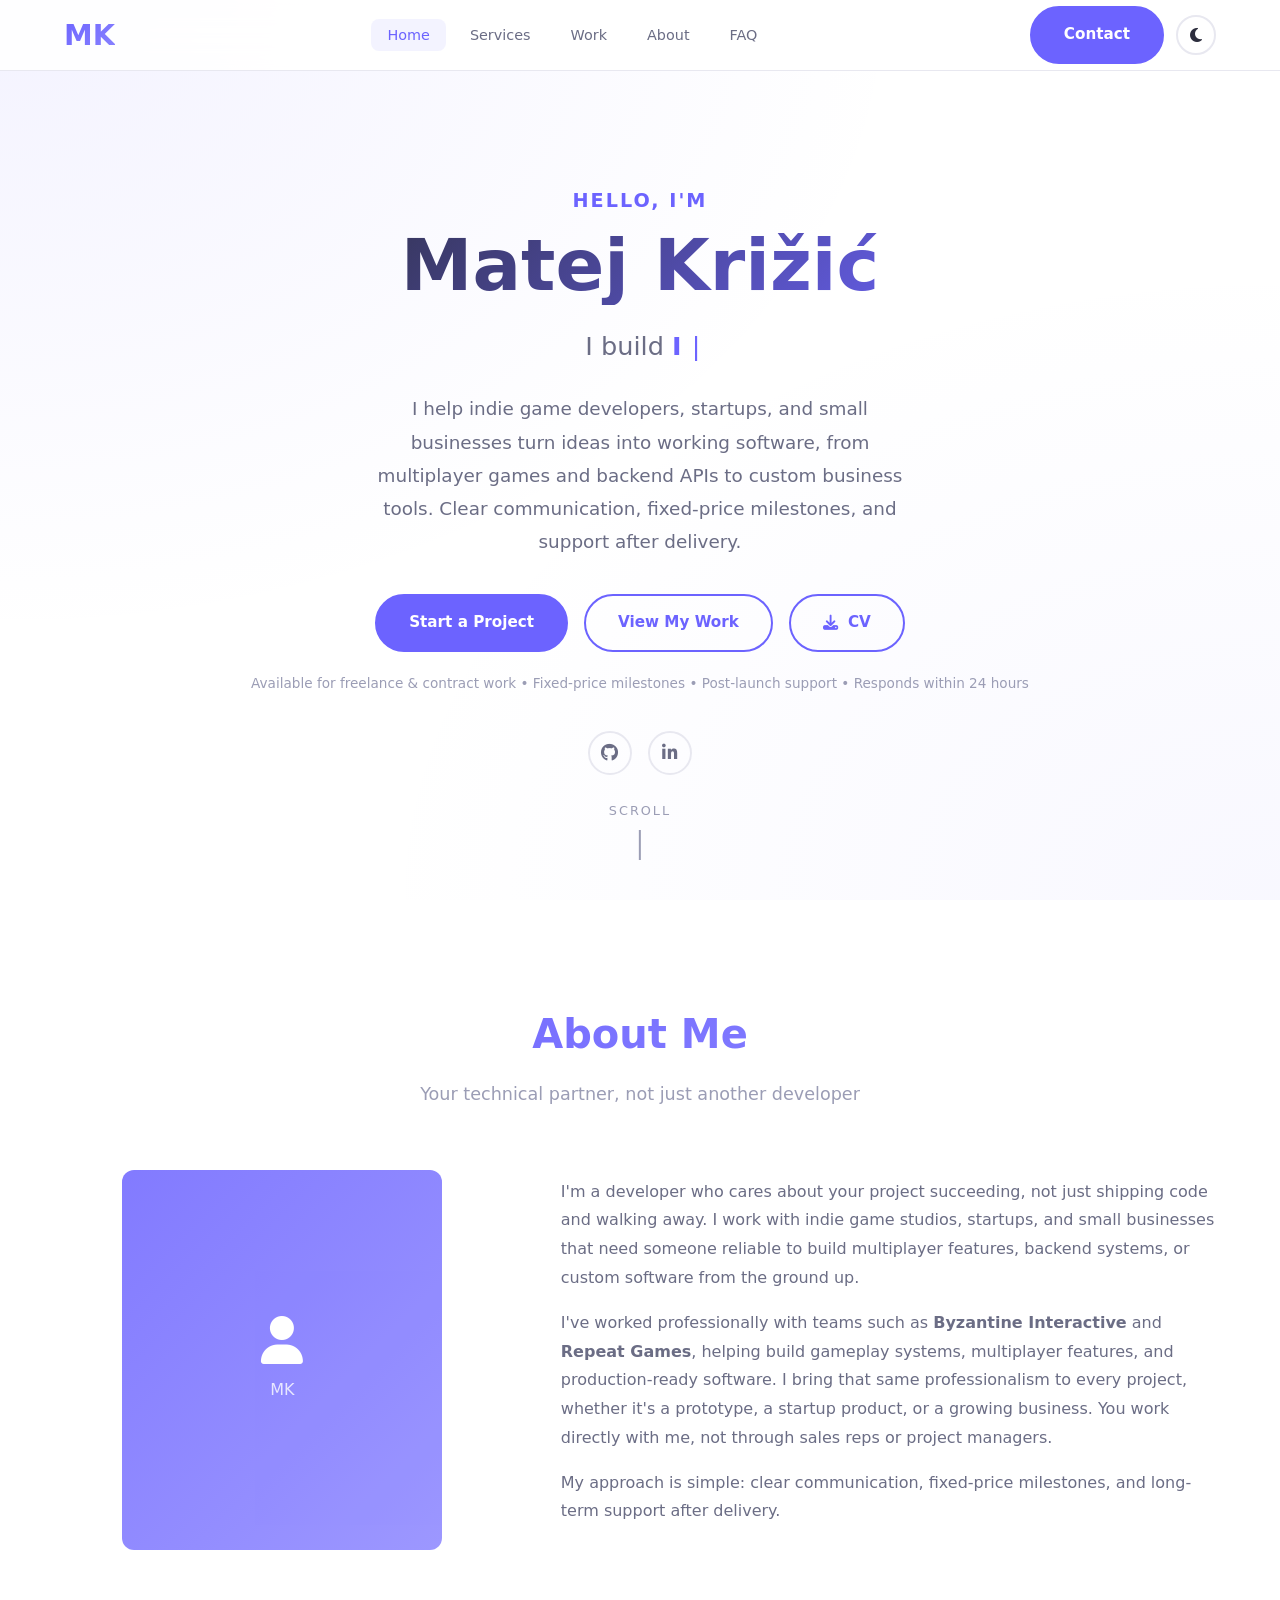
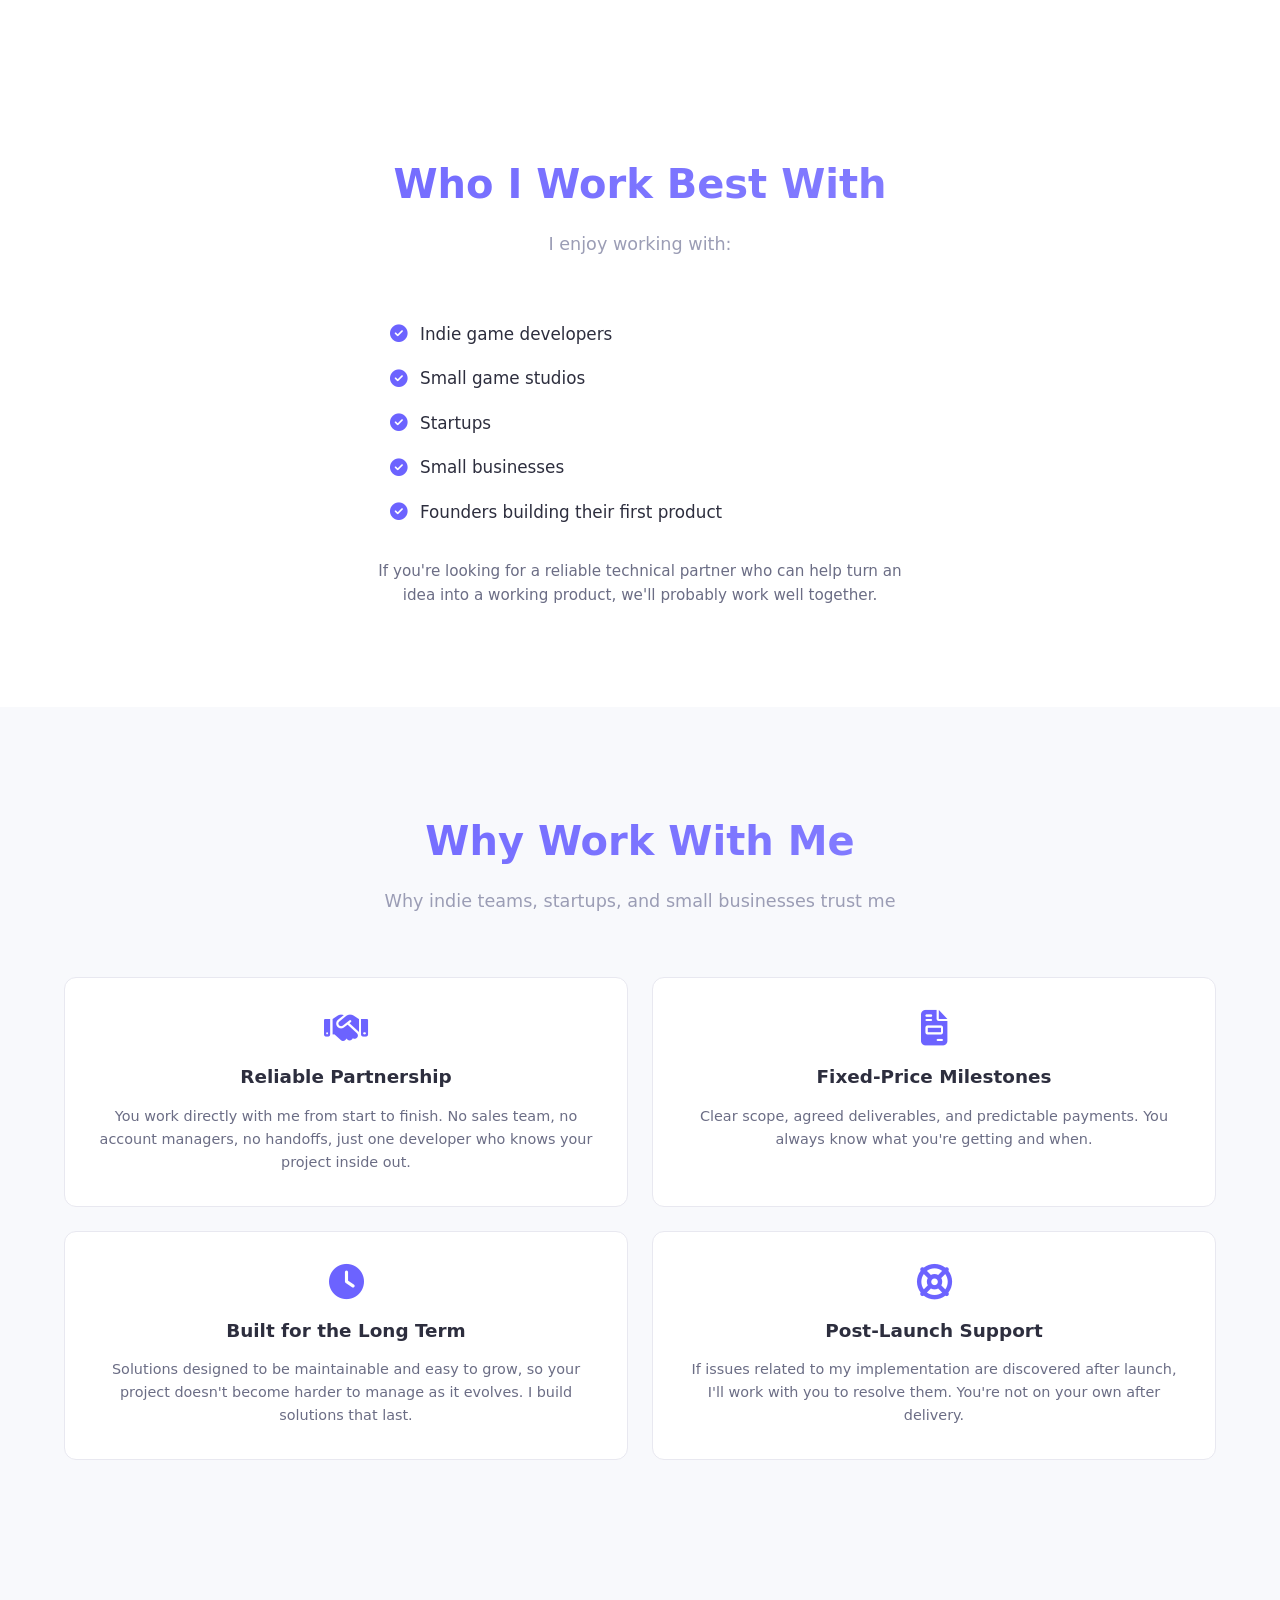
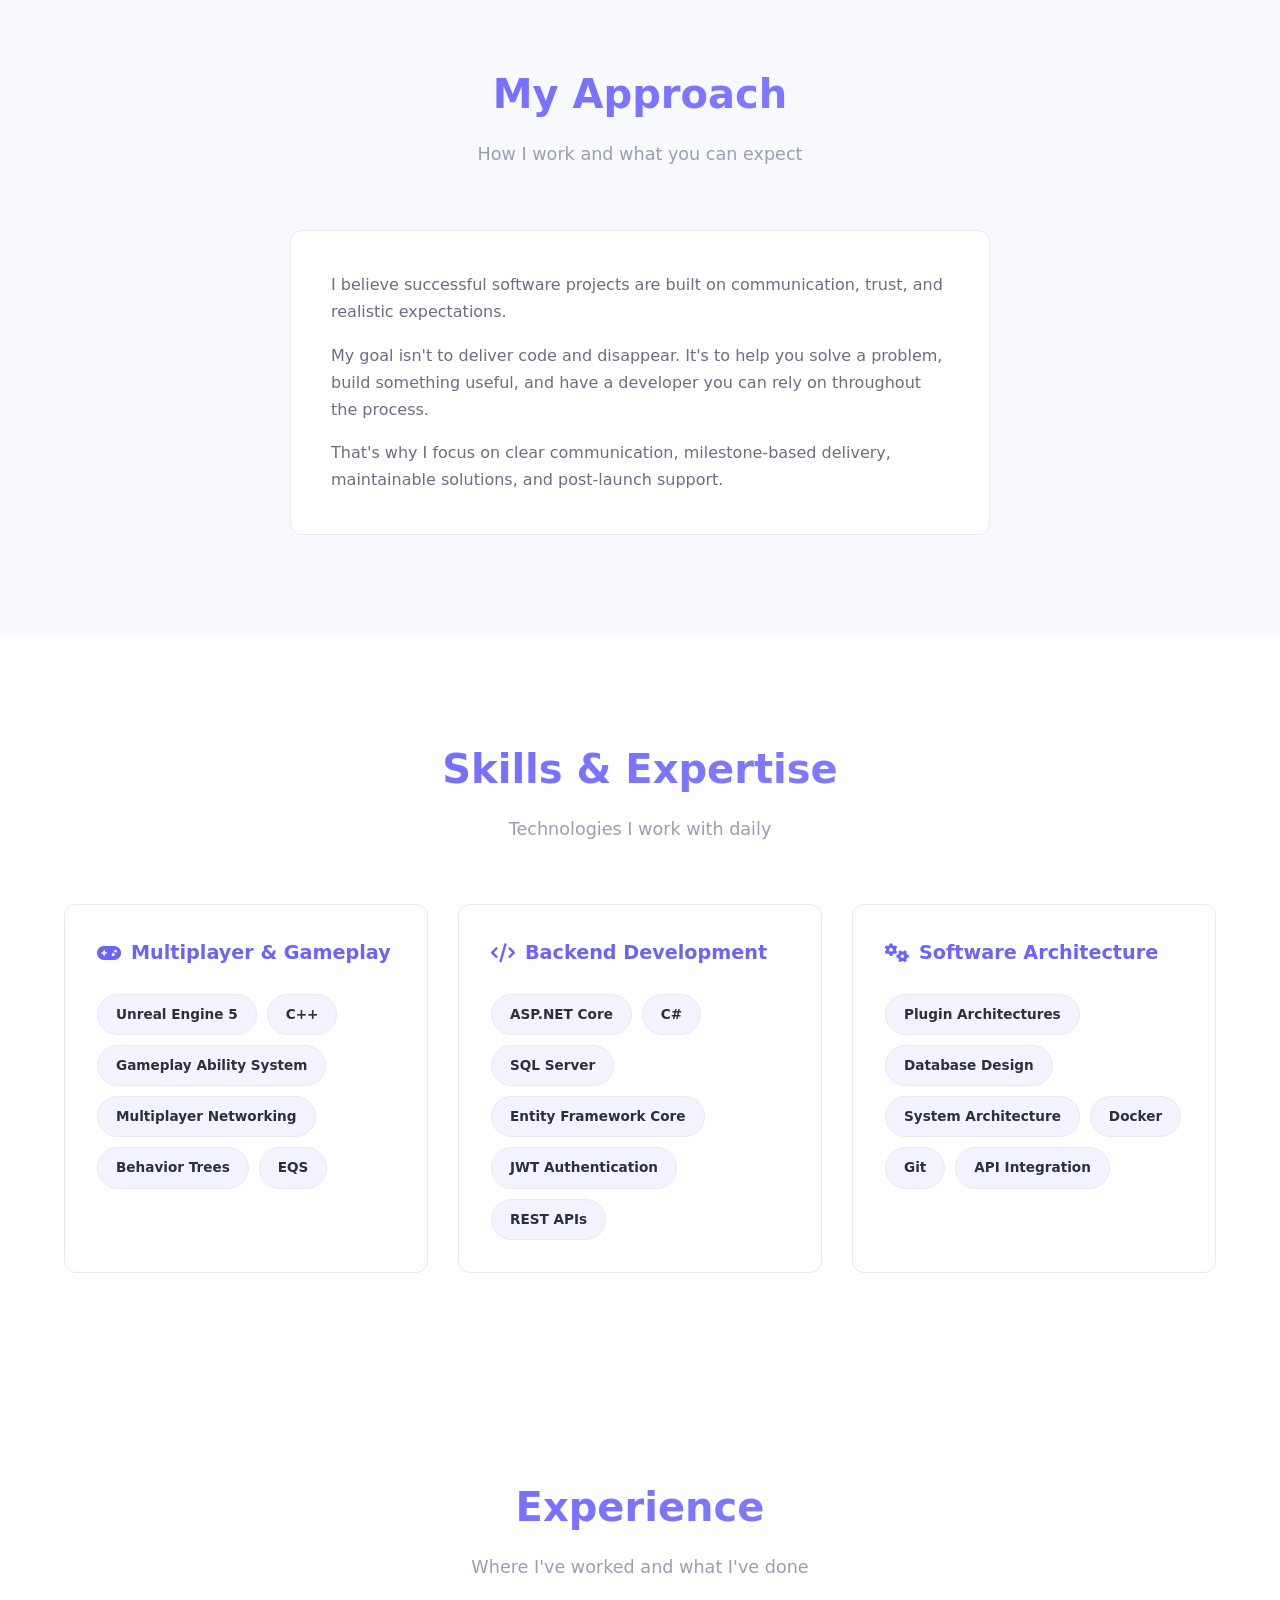
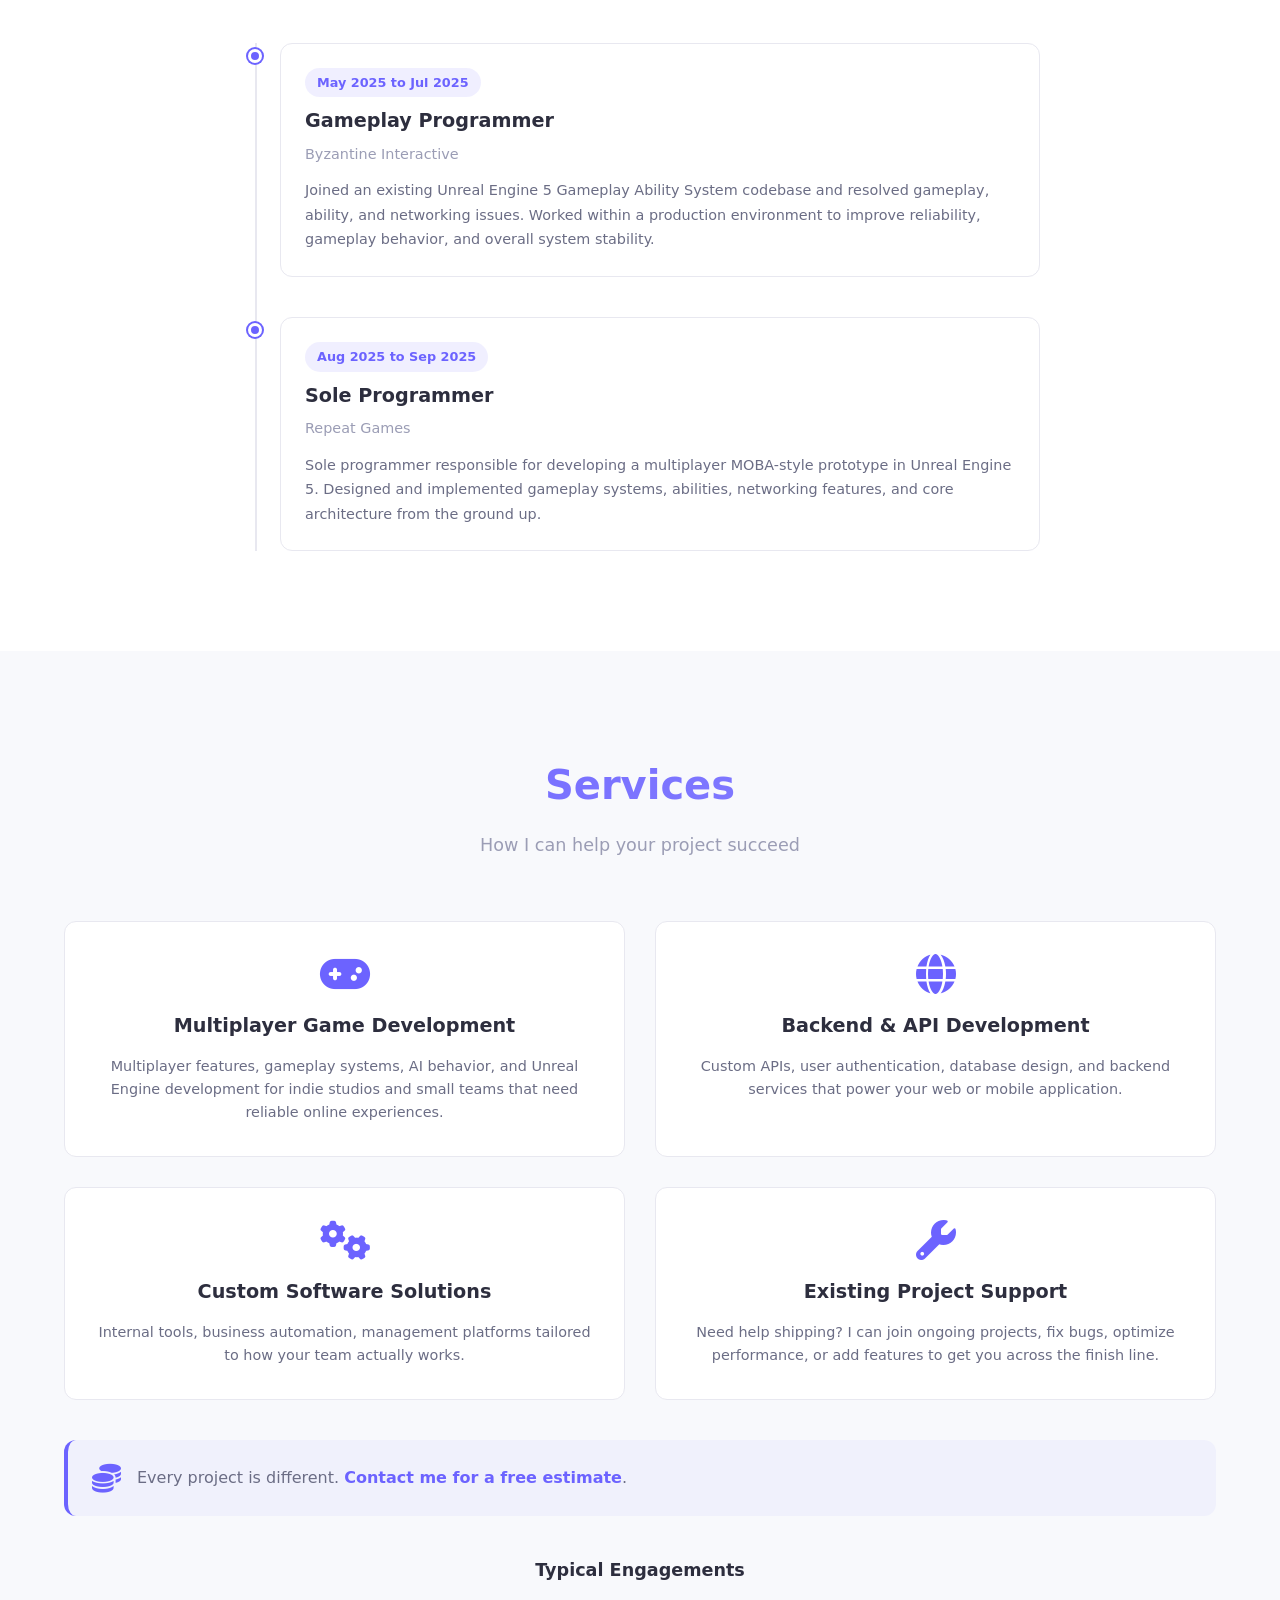
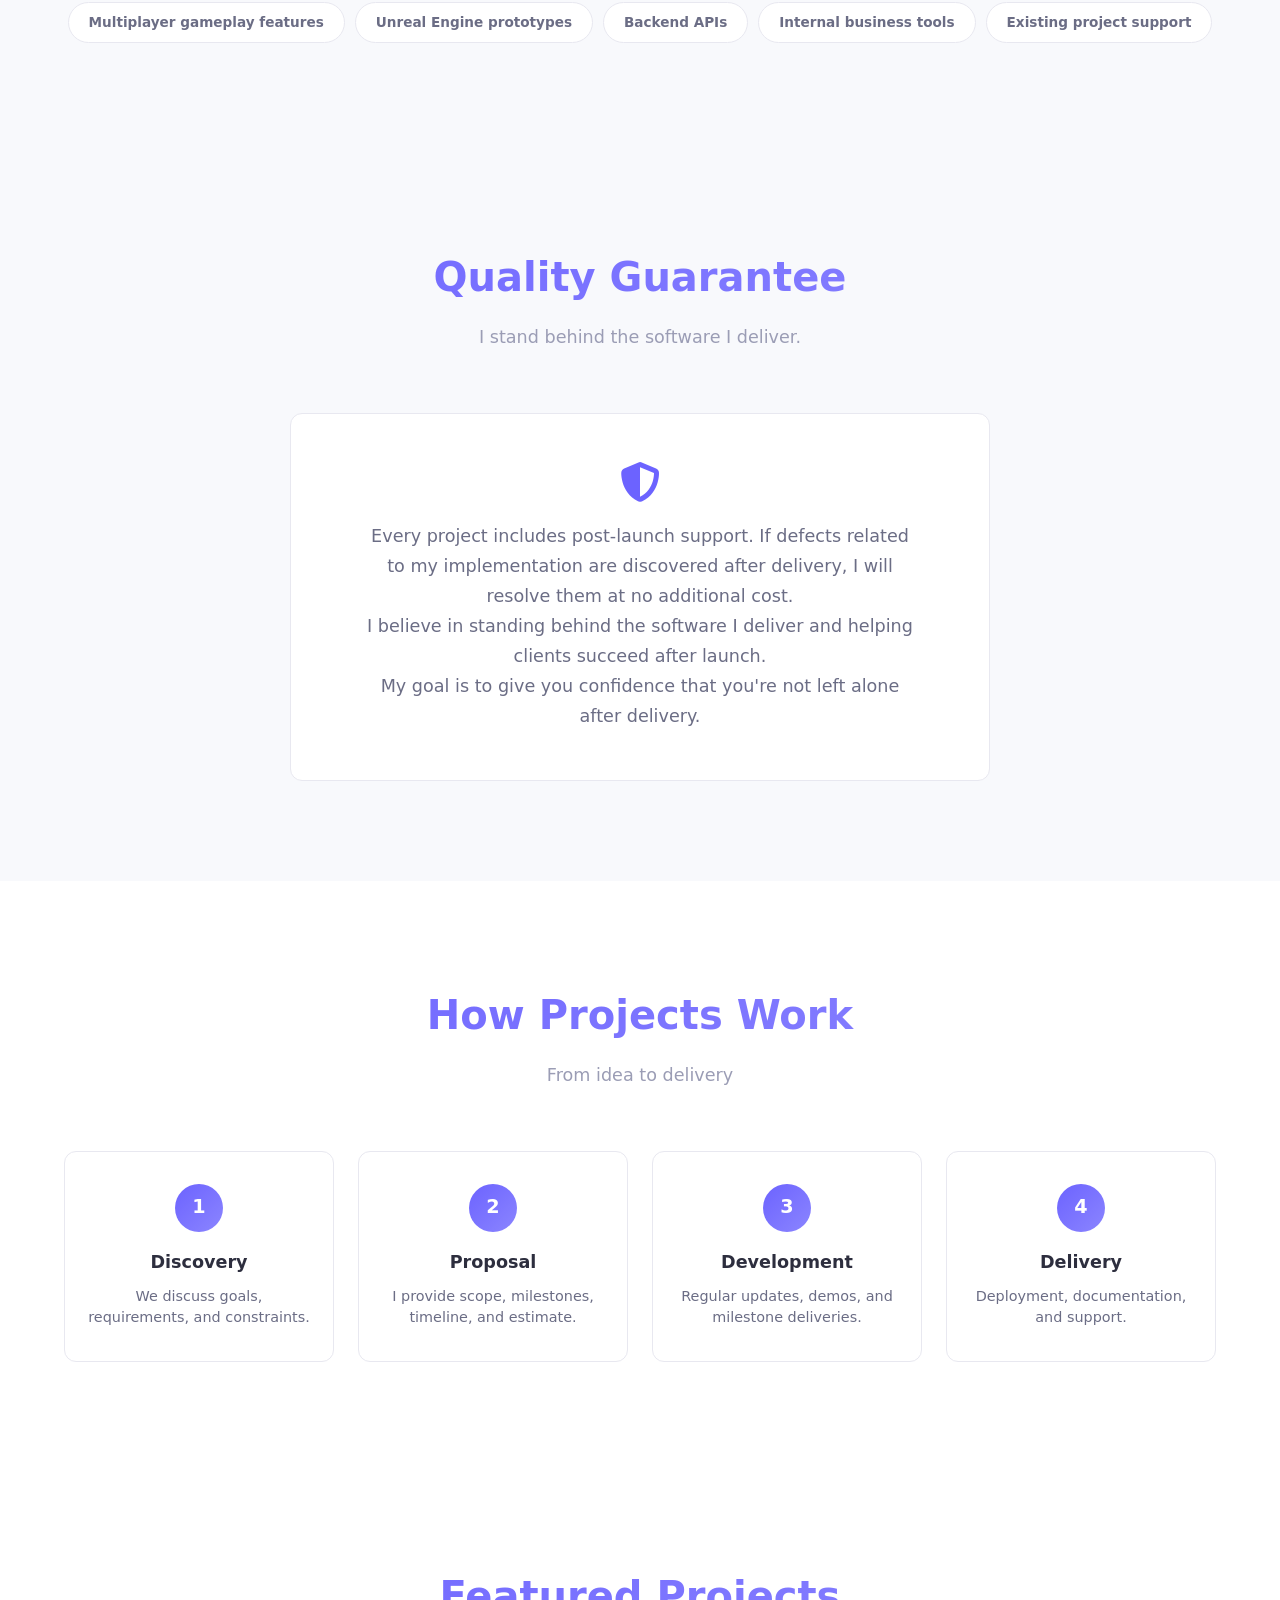
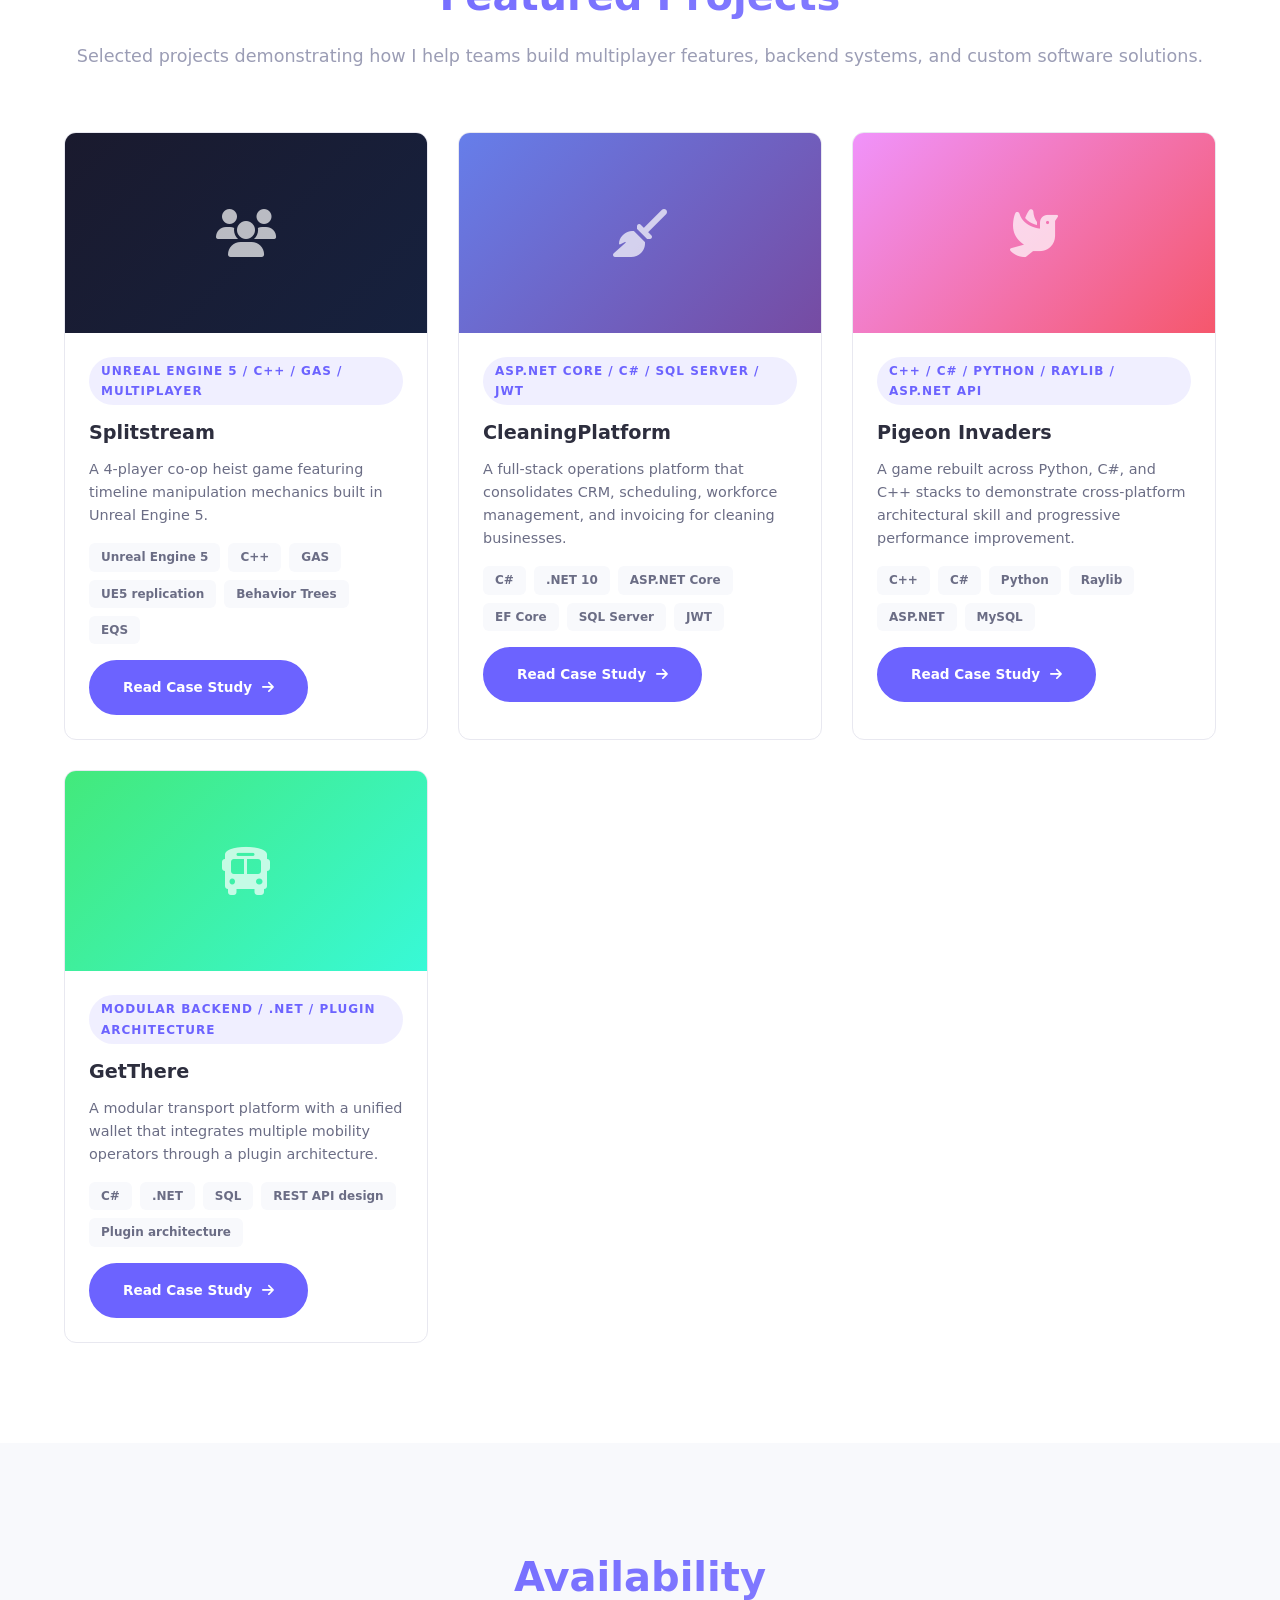
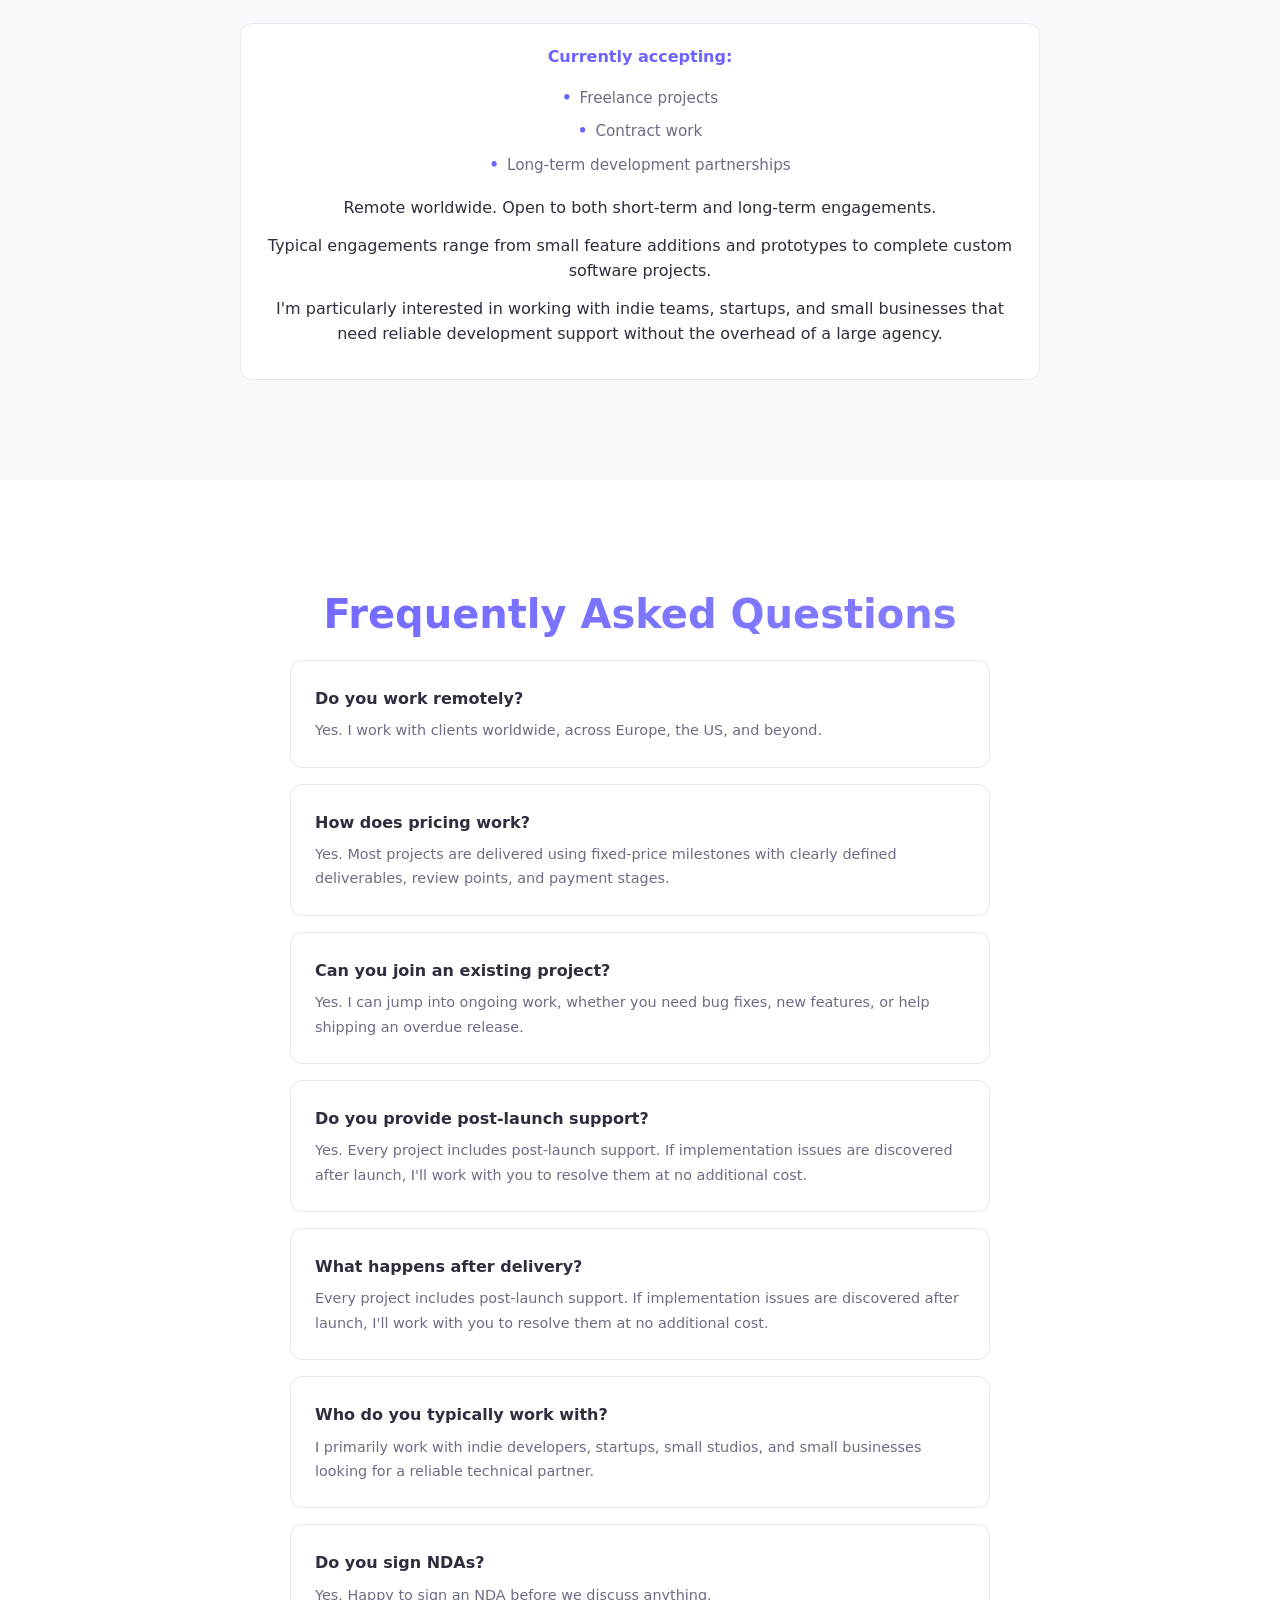
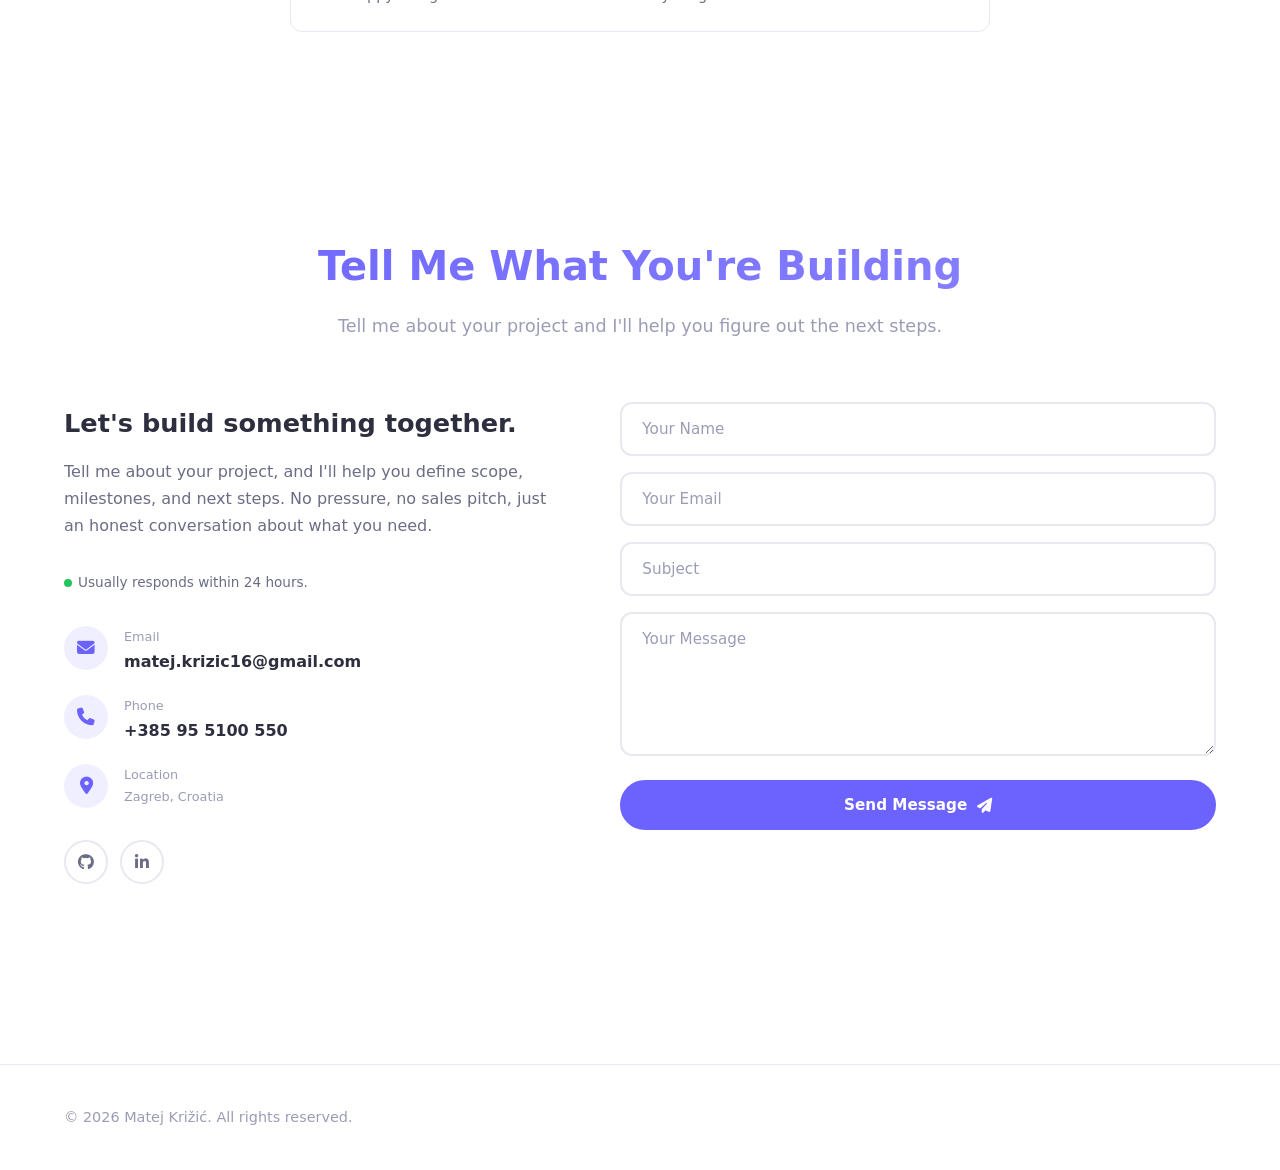
<file: index.html>
<!DOCTYPE html>
<html lang="en">
<head>
  <meta charset="UTF-8" />
  <meta name="viewport" content="width=device-width, initial-scale=1.0" />
  <title>Matej Križić | Reliable Technical Partner for Indie Teams &amp; Startups</title>
  <link rel="stylesheet" href="styles.css" />
  <link rel="stylesheet" href="https://cdnjs.cloudflare.com/ajax/libs/font-awesome/6.5.0/css/all.min.css" />
</head>
<body>
  <!-- Navigation -->
  <nav class="navbar">
    <div class="nav-container">
      <a href="#" class="nav-logo">MK</a>
      <ul class="nav-menu" id="navMenu">
        <li><a href="#hero" class="nav-link active">Home</a></li>
        <li><a href="#services" class="nav-link">Services</a></li>
        <li><a href="#projects" class="nav-link">Work</a></li>
        <li><a href="#about" class="nav-link">About</a></li>
        <li><a href="#faq" class="nav-link">FAQ</a></li>
        <li class="nav-cta-mobile"><a href="#contact" class="btn btn-primary">Contact</a></li>
      </ul>
      <div class="nav-actions">
        <a href="#contact" class="btn btn-primary nav-cta-desktop">Contact</a>
        <button id="themeToggle" class="theme-toggle" aria-label="Toggle theme">
          <i class="fas fa-moon"></i>
        </button>
        <button class="hamburger" id="hamburger" aria-label="Menu">
          <span></span><span></span><span></span>
        </button>
      </div>
    </div>
  </nav>

  <!-- Hero Section -->
  <section id="hero" class="hero">
    <div class="hero-bg"></div>
    <div class="hero-content">
      <p class="hero-greeting">Hello, I'm</p>
      <h1 class="hero-name">Matej Križić</h1>
      <div class="hero-tagline">
        <span class="static-text">I build </span>
        <span class="dynamic-text" id="dynamicText"></span>
        <span class="cursor">|</span>
      </div>
      <p class="hero-desc">I help indie game developers, startups, and small businesses turn ideas into working software, from multiplayer games and backend APIs to custom business tools. Clear communication, fixed-price milestones, and support after delivery.</p>
      <div class="hero-buttons">
        <a href="#contact" class="btn btn-primary">Start a Project</a>
        <a href="#projects" class="btn btn-outline">View My Work</a>
        <a href="cv.pdf" class="btn btn-outline" target="_blank"><i class="fas fa-download"></i> CV</a>
      </div>
      <p class="availability-note">Available for freelance &amp; contract work &bull; Fixed-price milestones &bull; Post-launch support &bull; Responds within 24 hours</p>
      <div class="hero-socials">
        <a href="https://github.com/Traveler3114" target="_blank" aria-label="GitHub"><i class="fab fa-github"></i></a>
        <a href="https://www.linkedin.com/in/matej-kri%C5%BEi%C4%87-90550a30b/" target="_blank" aria-label="LinkedIn"><i class="fab fa-linkedin-in"></i></a>
      </div>
    </div>
    <div class="scroll-indicator">
      <span>Scroll</span>
      <div class="scroll-arrow"></div>
    </div>
  </section>

  <!-- About Section -->
  <section id="about" class="section">
    <div class="container">
      <h2 class="section-title reveal">About Me</h2>
      <p class="section-subtitle reveal">Your technical partner, not just another developer</p>
      <div class="about-grid">
        <div class="about-image reveal">
          <div class="about-img-placeholder">
            <i class="fas fa-user"></i>
            <span>MK</span>
          </div>
        </div>
        <div class="about-text reveal">
          <p>I'm a developer who cares about your project succeeding, not just shipping code and walking away. I work with indie game studios, startups, and small businesses that need someone reliable to build multiplayer features, backend systems, or custom software from the ground up.</p>
          <p>I've worked professionally with teams such as <strong>Byzantine Interactive</strong> and <strong>Repeat Games</strong>, helping build gameplay systems, multiplayer features, and production-ready software. I bring that same professionalism to every project, whether it's a prototype, a startup product, or a growing business. You work directly with me, not through sales reps or project managers.</p>
          <p>My approach is simple: clear communication, fixed-price milestones, and long-term support after delivery.</p>
        </div>
      </div>
    </div>
  </section>

  <!-- Who I Work Best With -->
  <section id="who-i-work-with" class="section">
    <div class="container">
      <h2 class="section-title reveal">Who I Work Best With</h2>
      <p class="section-subtitle reveal">I enjoy working with:</p>
      <div class="workwith-list">
        <div class="workwith-item reveal"><i class="fas fa-check-circle"></i> Indie game developers</div>
        <div class="workwith-item reveal"><i class="fas fa-check-circle"></i> Small game studios</div>
        <div class="workwith-item reveal"><i class="fas fa-check-circle"></i> Startups</div>
        <div class="workwith-item reveal"><i class="fas fa-check-circle"></i> Small businesses</div>
        <div class="workwith-item reveal"><i class="fas fa-check-circle"></i> Founders building their first product</div>
      </div>
      <p class="workwith-footer reveal">If you're looking for a reliable technical partner who can help turn an idea into a working product, we'll probably work well together.</p>
    </div>
  </section>

  <!-- Why Work With Me -->
  <section id="why-me" class="section alt-section">
    <div class="container">
      <h2 class="section-title reveal">Why Work With Me</h2>
      <p class="section-subtitle reveal">Why indie teams, startups, and small businesses trust me</p>
      <div class="why-grid">
        <div class="why-card reveal">
          <i class="fas fa-handshake"></i>
          <h3>Reliable Partnership</h3>
          <p>You work directly with me from start to finish. No sales team, no account managers, no handoffs, just one developer who knows your project inside out.</p>
        </div>
        <div class="why-card reveal">
          <i class="fas fa-file-invoice"></i>
          <h3>Fixed-Price Milestones</h3>
          <p>Clear scope, agreed deliverables, and predictable payments. You always know what you're getting and when.</p>
        </div>
        <div class="why-card reveal">
          <i class="fas fa-clock"></i>
          <h3>Built for the Long Term</h3>
          <p>Solutions designed to be maintainable and easy to grow, so your project doesn't become harder to manage as it evolves. I build solutions that last.</p>
        </div>
        <div class="why-card reveal">
          <i class="fas fa-life-ring"></i>
          <h3>Post-Launch Support</h3>
          <p>If issues related to my implementation are discovered after launch, I'll work with you to resolve them. You're not on your own after delivery.</p>
        </div>
      </div>
    </div>
  </section>

  <!-- My Approach -->
  <section id="my-approach" class="section alt-section">
    <div class="container">
      <h2 class="section-title reveal">My Approach</h2>
      <p class="section-subtitle reveal">How I work and what you can expect</p>
      <div class="approach-card reveal">
        <p>I believe successful software projects are built on communication, trust, and realistic expectations.</p>
        <p>My goal isn't to deliver code and disappear. It's to help you solve a problem, build something useful, and have a developer you can rely on throughout the process.</p>
        <p>That's why I focus on clear communication, milestone-based delivery, maintainable solutions, and post-launch support.</p>
      </div>
    </div>
  </section>

  <!-- Skills Section -->
  <section id="skills" class="section">
    <div class="container">
      <h2 class="section-title reveal">Skills & Expertise</h2>
      <p class="section-subtitle reveal">Technologies I work with daily</p>
      <div class="skills-grid">
        <div class="skill-category reveal">
          <h3><i class="fas fa-gamepad"></i> Multiplayer & Gameplay</h3>
          <div class="skill-tags">
            <span class="skill-tag">Unreal Engine 5</span>
            <span class="skill-tag">C++</span>
            <span class="skill-tag">Gameplay Ability System</span>
            <span class="skill-tag">Multiplayer Networking</span>
            <span class="skill-tag">Behavior Trees</span>
            <span class="skill-tag">EQS</span>
          </div>
        </div>
        <div class="skill-category reveal">
          <h3><i class="fas fa-code"></i> Backend Development</h3>
          <div class="skill-tags">
            <span class="skill-tag">ASP.NET Core</span>
            <span class="skill-tag">C#</span>
            <span class="skill-tag">SQL Server</span>
            <span class="skill-tag">Entity Framework Core</span>
            <span class="skill-tag">JWT Authentication</span>
            <span class="skill-tag">REST APIs</span>
          </div>
        </div>
        <div class="skill-category reveal">
          <h3><i class="fas fa-cogs"></i> Software Architecture</h3>
          <div class="skill-tags">
            <span class="skill-tag">Plugin Architectures</span>
            <span class="skill-tag">Database Design</span>
            <span class="skill-tag">System Architecture</span>
            <span class="skill-tag">Docker</span>
            <span class="skill-tag">Git</span>
            <span class="skill-tag">API Integration</span>
          </div>
        </div>
      </div>
    </div>
  </section>

  <!-- Experience Section -->
  <section id="experience" class="section">
    <div class="container">
      <h2 class="section-title reveal">Experience</h2>
      <p class="section-subtitle reveal">Where I've worked and what I've done</p>
      <div class="timeline" id="experience-container"></div>
    </div>
  </section>

  <!-- Services Section -->
  <section id="services" class="section alt-section">
    <div class="container">
      <h2 class="section-title reveal">Services</h2>
      <p class="section-subtitle reveal">How I can help your project succeed</p>
      <div class="service-grid">
        <div class="service-card reveal">
          <i class="fas fa-gamepad"></i>
          <h3>Multiplayer Game Development</h3>
          <p>Multiplayer features, gameplay systems, AI behavior, and Unreal Engine development for indie studios and small teams that need reliable online experiences.</p>
        </div>
        <div class="service-card reveal">
          <i class="fas fa-globe"></i>
          <h3>Backend & API Development</h3>
          <p>Custom APIs, user authentication, database design, and backend services that power your web or mobile application.</p>
        </div>
        <div class="service-card reveal">
          <i class="fas fa-cogs"></i>
          <h3>Custom Software Solutions</h3>
          <p>Internal tools, business automation, management platforms tailored to how your team actually works.</p>
        </div>
        <div class="service-card reveal">
          <i class="fas fa-wrench"></i>
          <h3>Existing Project Support</h3>
          <p>Need help shipping? I can join ongoing projects, fix bugs, optimize performance, or add features to get you across the finish line.</p>
        </div>
      </div>
      <div class="pricing-note reveal">
        <i class="fas fa-coins"></i>
        <p>Every project is different. <a href="#contact">Contact me for a free estimate</a>.</p>
      </div>
      <div class="engagements reveal">
        <h3>Typical Engagements</h3>
        <div class="engagement-tags">
          <span class="engagement-tag">Multiplayer gameplay features</span>
          <span class="engagement-tag">Unreal Engine prototypes</span>
          <span class="engagement-tag">Backend APIs</span>
          <span class="engagement-tag">Internal business tools</span>
          <span class="engagement-tag">Existing project support</span>
        </div>
      </div>
    </div>
  </section>

  <!-- Quality Guarantee -->
  <section id="guarantee" class="section alt-section">
    <div class="container">
      <h2 class="section-title reveal">Quality Guarantee</h2>
      <p class="section-subtitle reveal">I stand behind the software I deliver.</p>
      <div class="guarantee-card reveal">
        <i class="fas fa-shield-alt"></i>
        <p>Every project includes post-launch support. If defects related to my implementation are discovered after delivery, I will resolve them at no additional cost.</p>
        <p>I believe in standing behind the software I deliver and helping clients succeed after launch.</p>
        <p>My goal is to give you confidence that you're not left alone after delivery.</p>
      </div>
    </div>
  </section>

  <!-- How Projects Work -->
  <section id="process" class="section">
    <div class="container">
      <h2 class="section-title reveal">How Projects Work</h2>
      <p class="section-subtitle reveal">From idea to delivery</p>
      <div class="process-steps">
        <div class="process-step reveal">
          <div class="process-number">1</div>
          <h3>Discovery</h3>
          <p>We discuss goals, requirements, and constraints.</p>
        </div>
        <div class="process-step reveal">
          <div class="process-number">2</div>
          <h3>Proposal</h3>
          <p>I provide scope, milestones, timeline, and estimate.</p>
        </div>
        <div class="process-step reveal">
          <div class="process-number">3</div>
          <h3>Development</h3>
          <p>Regular updates, demos, and milestone deliveries.</p>
        </div>
        <div class="process-step reveal">
          <div class="process-number">4</div>
          <h3>Delivery</h3>
          <p>Deployment, documentation, and support.</p>
        </div>
      </div>
    </div>
  </section>

  <!-- Projects Section -->
  <section id="projects" class="section">
    <div class="container">
      <h2 class="section-title reveal">Featured Projects</h2>
      <p class="section-subtitle reveal">Selected projects demonstrating how I help teams build multiplayer features, backend systems, and custom software solutions.</p>
      <div class="projects-grid" id="projects-container"></div>
    </div>
  </section>

  <!-- Availability -->
  <section id="availability" class="section alt-section">
    <div class="container">
      <h2 class="section-title reveal">Availability</h2>
      <div class="availability-content reveal">
        <p><strong>Currently accepting:</strong></p>
        <ul class="availability-list">
          <li>Freelance projects</li>
          <li>Contract work</li>
          <li>Long-term development partnerships</li>
        </ul>
        <p>Remote worldwide. Open to both short-term and long-term engagements.</p>
        <p>Typical engagements range from small feature additions and prototypes to complete custom software projects.</p>
        <p>I'm particularly interested in working with indie teams, startups, and small businesses that need reliable development support without the overhead of a large agency.</p>
      </div>
    </div>
  </section>

  <!-- FAQ -->
  <section id="faq" class="section">
    <div class="container">
      <h2 class="section-title reveal">Frequently Asked Questions</h2>
      <div class="faq-list" id="faq-container"></div>
    </div>
  </section>

  <!-- Contact Section -->
  <section id="contact" class="section">
    <div class="container">
      <h2 class="section-title reveal">Tell Me What You're Building</h2>
      <p class="section-subtitle reveal">Tell me about your project and I'll help you figure out the next steps.</p>
      <div class="contact-grid">
        <div class="contact-info reveal">
          <h3>Let's build something together.</h3>
          <p>Tell me about your project, and I'll help you define scope, milestones, and next steps. No pressure, no sales pitch, just an honest conversation about what you need.</p>
          <p class="response-time">Usually responds within 24 hours.</p>
          <div class="contact-detail">
            <i class="fas fa-envelope"></i>
            <div>
              <span>Email</span>
              <a href="mailto:matej.krizic16@gmail.com">matej.krizic16@gmail.com</a>
            </div>
          </div>
          <div class="contact-detail">
            <i class="fas fa-phone"></i>
            <div>
              <span>Phone</span>
              <a href="tel:+385955100550">+385 95 5100 550</a>
            </div>
          </div>
          <div class="contact-detail">
            <i class="fas fa-map-marker-alt"></i>
            <div>
              <span>Location</span>
              <span>Zagreb, Croatia</span>
            </div>
          </div>
          <div class="contact-socials">
            <a href="https://github.com/Traveler3114" target="_blank" aria-label="GitHub"><i class="fab fa-github"></i></a>
            <a href="https://www.linkedin.com/in/matej-kri%C5%BEi%C4%87-90550a30b/" target="_blank" aria-label="LinkedIn"><i class="fab fa-linkedin-in"></i></a>
          </div>
        </div>
        <form class="contact-form reveal" action="https://formsubmit.co/matej.krizic16@gmail.com" method="POST">
          <!-- FormSubmit configuration -->
          <input type="hidden" name="_captcha" value="false">
          <input type="hidden" name="_subject" value="New message from your portfolio!">
          <input type="hidden" name="_next" value="https://traveler3114.github.io/thanks.html">
          <div class="form-group">
            <input type="text" name="name" id="name" placeholder="Your Name" required />
          </div>
          <div class="form-group">
            <input type="email" name="email" id="email" placeholder="Your Email" required />
          </div>
          <div class="form-group">
            <input type="text" name="subject" id="subject" placeholder="Subject" />
          </div>
          <div class="form-group">
            <textarea name="message" id="message" rows="6" placeholder="Your Message" required></textarea>
          </div>
          <button type="submit" class="btn btn-primary btn-block">
            <span>Send Message</span>
            <i class="fas fa-paper-plane"></i>
          </button>
        </form>
      </div>
    </div>
  </section>

  <!-- Footer -->
  <footer class="footer">
    <div class="container">
      <div class="footer-content">
        <p>&copy; 2026 Matej Križić. All rights reserved.</p>
      </div>
    </div>
  </footer>

  <!-- Back to Top -->
  <button id="backToTop" class="back-to-top" aria-label="Back to top">
    <i class="fas fa-arrow-up"></i>
  </button>

  <script src="data/projects.js"></script>
  <script src="data/faq.js"></script>
  <script src="data/experience.js"></script>
  <script src="script.js"></script>
</body>
</html>
</file>
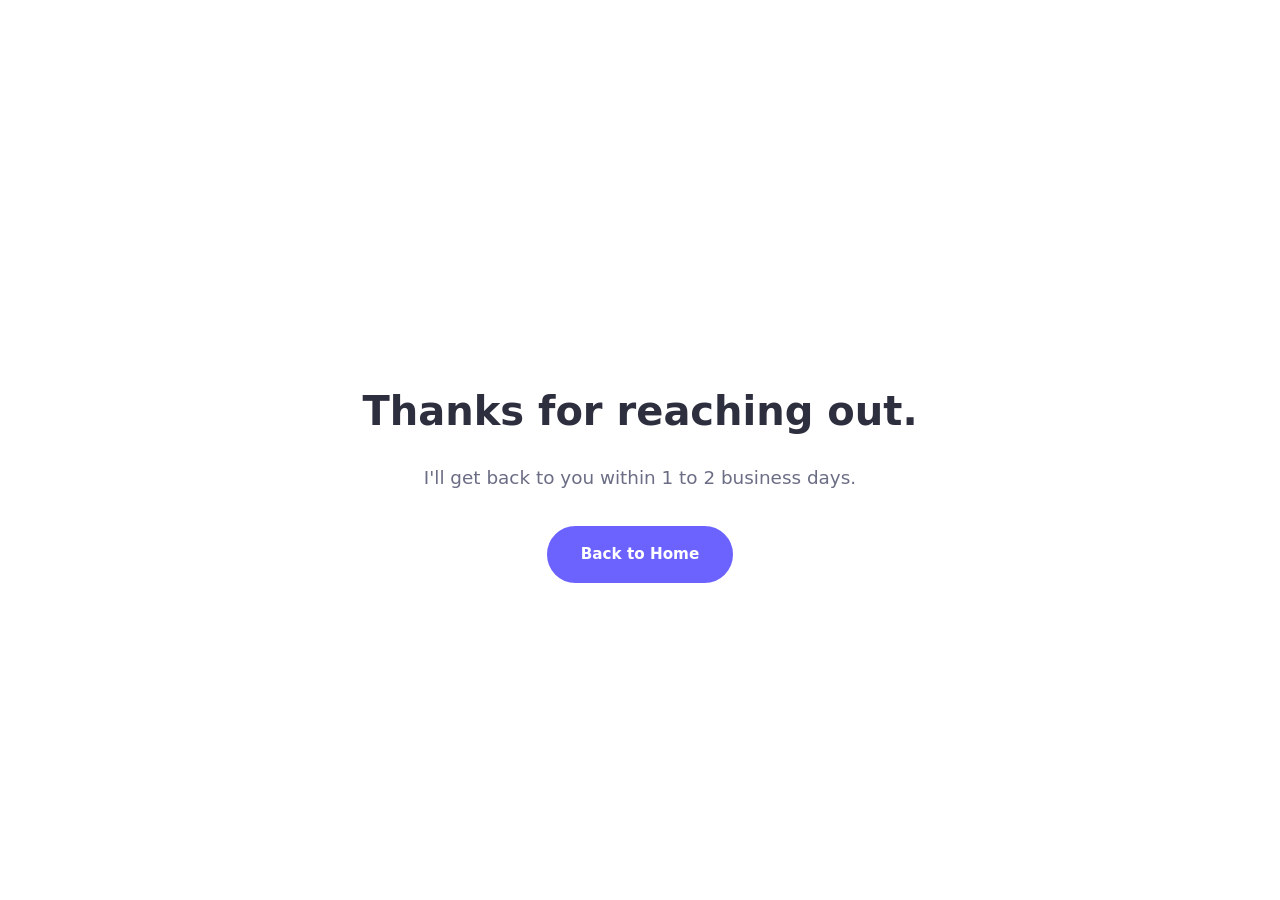
<file: thanks.html>
<!DOCTYPE html>
<html lang="en">
<head>
  <meta charset="UTF-8" />
  <meta name="viewport" content="width=device-width, initial-scale=1.0" />
  <title>Thanks | Matej Križić</title>
  <link rel="stylesheet" href="styles.css" />
</head>
<body>
  <section class="hero" style="min-height: 100vh; display: flex; align-items: center; justify-content: center; text-align: center;">
    <div class="hero-content">
      <h1 style="font-size: 2.5rem; margin-bottom: 1rem;">Thanks for reaching out.</h1>
      <p class="hero-desc" style="max-width: 500px; margin: 0 auto 2rem;">I'll get back to you within 1 to 2 business days.</p>
      <a href="index.html" class="btn btn-primary">Back to Home</a>
    </div>
  </section>
</body>
</html>
</file>
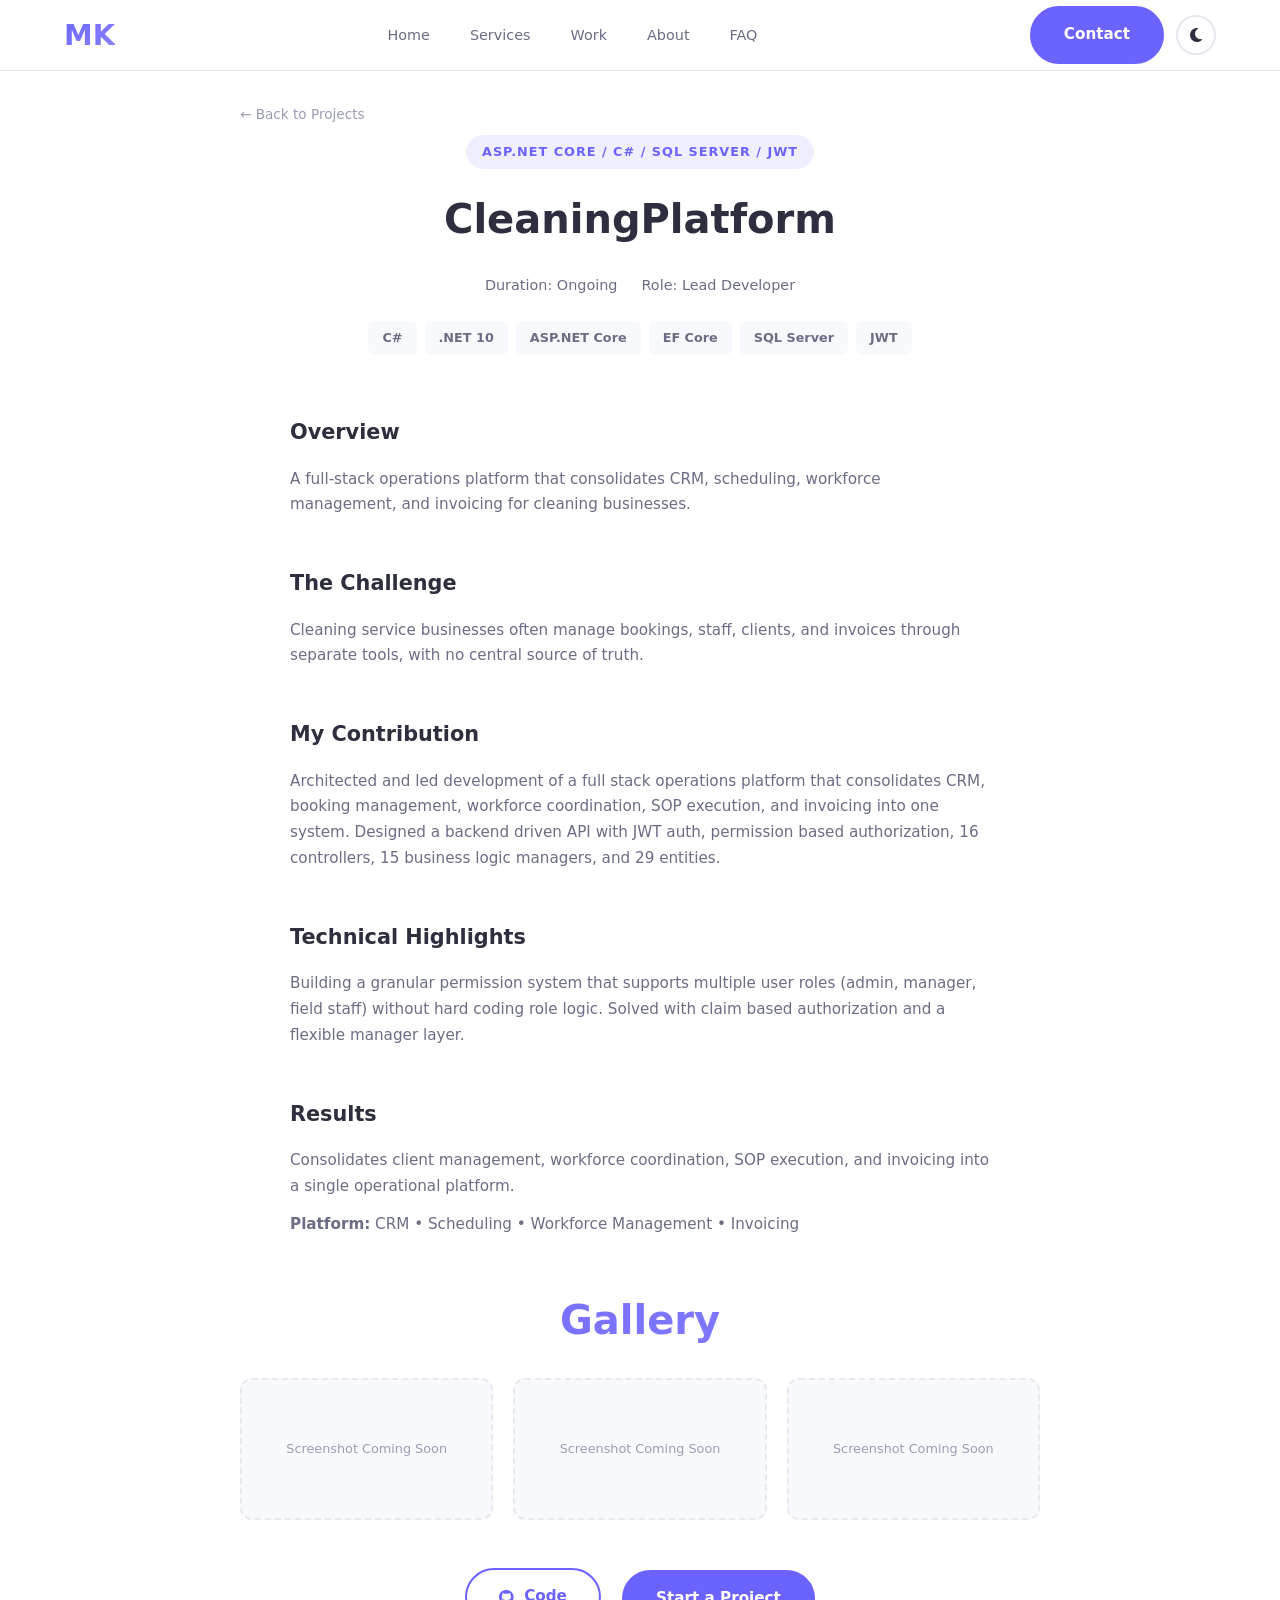
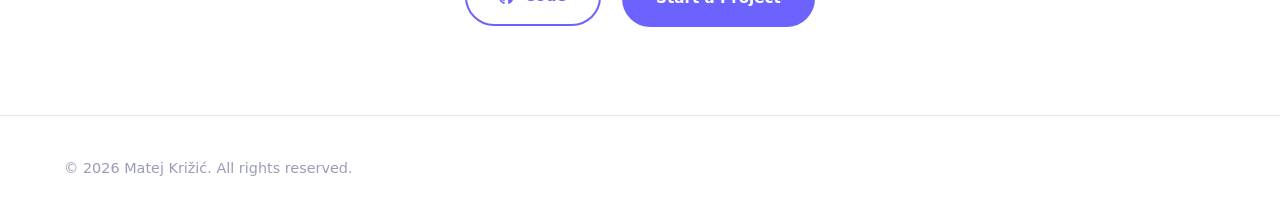
<file: projects/cleaningplatform.html>
<!DOCTYPE html>
<html lang="en">
<head>
  <meta charset="UTF-8" />
  <meta name="viewport" content="width=device-width, initial-scale=1.0" />
  <title>CleaningPlatform | Matej Križić</title>
  <link rel="stylesheet" href="../styles.css" />
  <link rel="stylesheet" href="https://cdnjs.cloudflare.com/ajax/libs/font-awesome/6.5.0/css/all.min.css" />
</head>
<body>
  <nav class="navbar">
    <div class="nav-container">
      <a href="../index.html" class="nav-logo">MK</a>
      <ul class="nav-menu" id="navMenu">
        <li><a href="../index.html#hero" class="nav-link">Home</a></li>
        <li><a href="../index.html#services" class="nav-link">Services</a></li>
        <li><a href="../index.html#projects" class="nav-link">Work</a></li>
        <li><a href="../index.html#about" class="nav-link">About</a></li>
        <li><a href="../index.html#faq" class="nav-link">FAQ</a></li>
        <li class="nav-cta-mobile"><a href="../index.html#contact" class="btn btn-primary">Contact</a></li>
      </ul>
      <div class="nav-actions">
        <a href="../index.html#contact" class="btn btn-primary nav-cta-desktop">Contact</a>
        <button id="themeToggle" class="theme-toggle" aria-label="Toggle theme">
          <i class="fas fa-moon"></i>
        </button>
        <button class="hamburger" id="hamburger" aria-label="Menu">
          <span></span><span></span><span></span>
        </button>
      </div>
    </div>
  </nav>

  <main>
    <div class="project-breadcrumb">
      <a href="../index.html#projects">&larr; Back to Projects</a>
    </div>

    <section class="project-hero">
      <span class="project-hero-tag">ASP.NET Core / C# / SQL Server / JWT</span>
      <h1 class="project-hero-title">CleaningPlatform</h1>
      <div class="project-meta">
        <span>Duration: Ongoing</span>
        <span>Role: Lead Developer</span>
      </div>
      <div class="project-tech-list">
        <span>C#</span><span>.NET 10</span><span>ASP.NET Core</span><span>EF Core</span><span>SQL Server</span><span>JWT</span>
      </div>
    </section>

    <section class="project-section">
      <h2>Overview</h2>
      <p>A full-stack operations platform that consolidates CRM, scheduling, workforce management, and invoicing for cleaning businesses.</p>
    </section>

    <section class="project-section">
      <h2>The Challenge</h2>
      <p>Cleaning service businesses often manage bookings, staff, clients, and invoices through separate tools, with no central source of truth.</p>
    </section>

    <section class="project-section">
      <h2>My Contribution</h2>
      <p>Architected and led development of a full stack operations platform that consolidates CRM, booking management, workforce coordination, SOP execution, and invoicing into one system. Designed a backend driven API with JWT auth, permission based authorization, 16 controllers, 15 business logic managers, and 29 entities.</p>
    </section>

    <section class="project-section">
      <h2>Technical Highlights</h2>
      <p>Building a granular permission system that supports multiple user roles (admin, manager, field staff) without hard coding role logic. Solved with claim based authorization and a flexible manager layer.</p>
    </section>

    <section class="project-section">
      <h2>Results</h2>
      <p>Consolidates client management, workforce coordination, SOP execution, and invoicing into a single operational platform.</p>
      <p style="margin-top:12px;"><strong>Platform:</strong> CRM &bull; Scheduling &bull; Workforce Management &bull; Invoicing</p>
    </section>

    <section>
      <h2 class="section-title" style="margin-bottom:24px;">Gallery</h2>
      <div class="project-gallery">
        <div class="image-placeholder">Screenshot Coming Soon</div>
        <div class="image-placeholder">Screenshot Coming Soon</div>
        <div class="image-placeholder">Screenshot Coming Soon</div>
      </div>
    </section>

    <div class="project-links-section">
      <a href="https://github.com/Traveler3114/CleaningPlatform" target="_blank" class="btn btn-outline"><i class="fab fa-github"></i> Code</a>
      <a href="../index.html#contact" class="btn btn-primary">Start a Project</a>
    </div>
  </main>

  <footer class="footer">
    <div class="container">
      <div class="footer-content">
        <p>&copy; 2026 Matej Križić. All rights reserved.</p>
      </div>
    </div>
  </footer>

  <button id="backToTop" class="back-to-top" aria-label="Back to top">
    <i class="fas fa-arrow-up"></i>
  </button>

  <script src="../data/projects.js"></script>
  <script src="../script.js"></script>
</body>
</html>
</file>
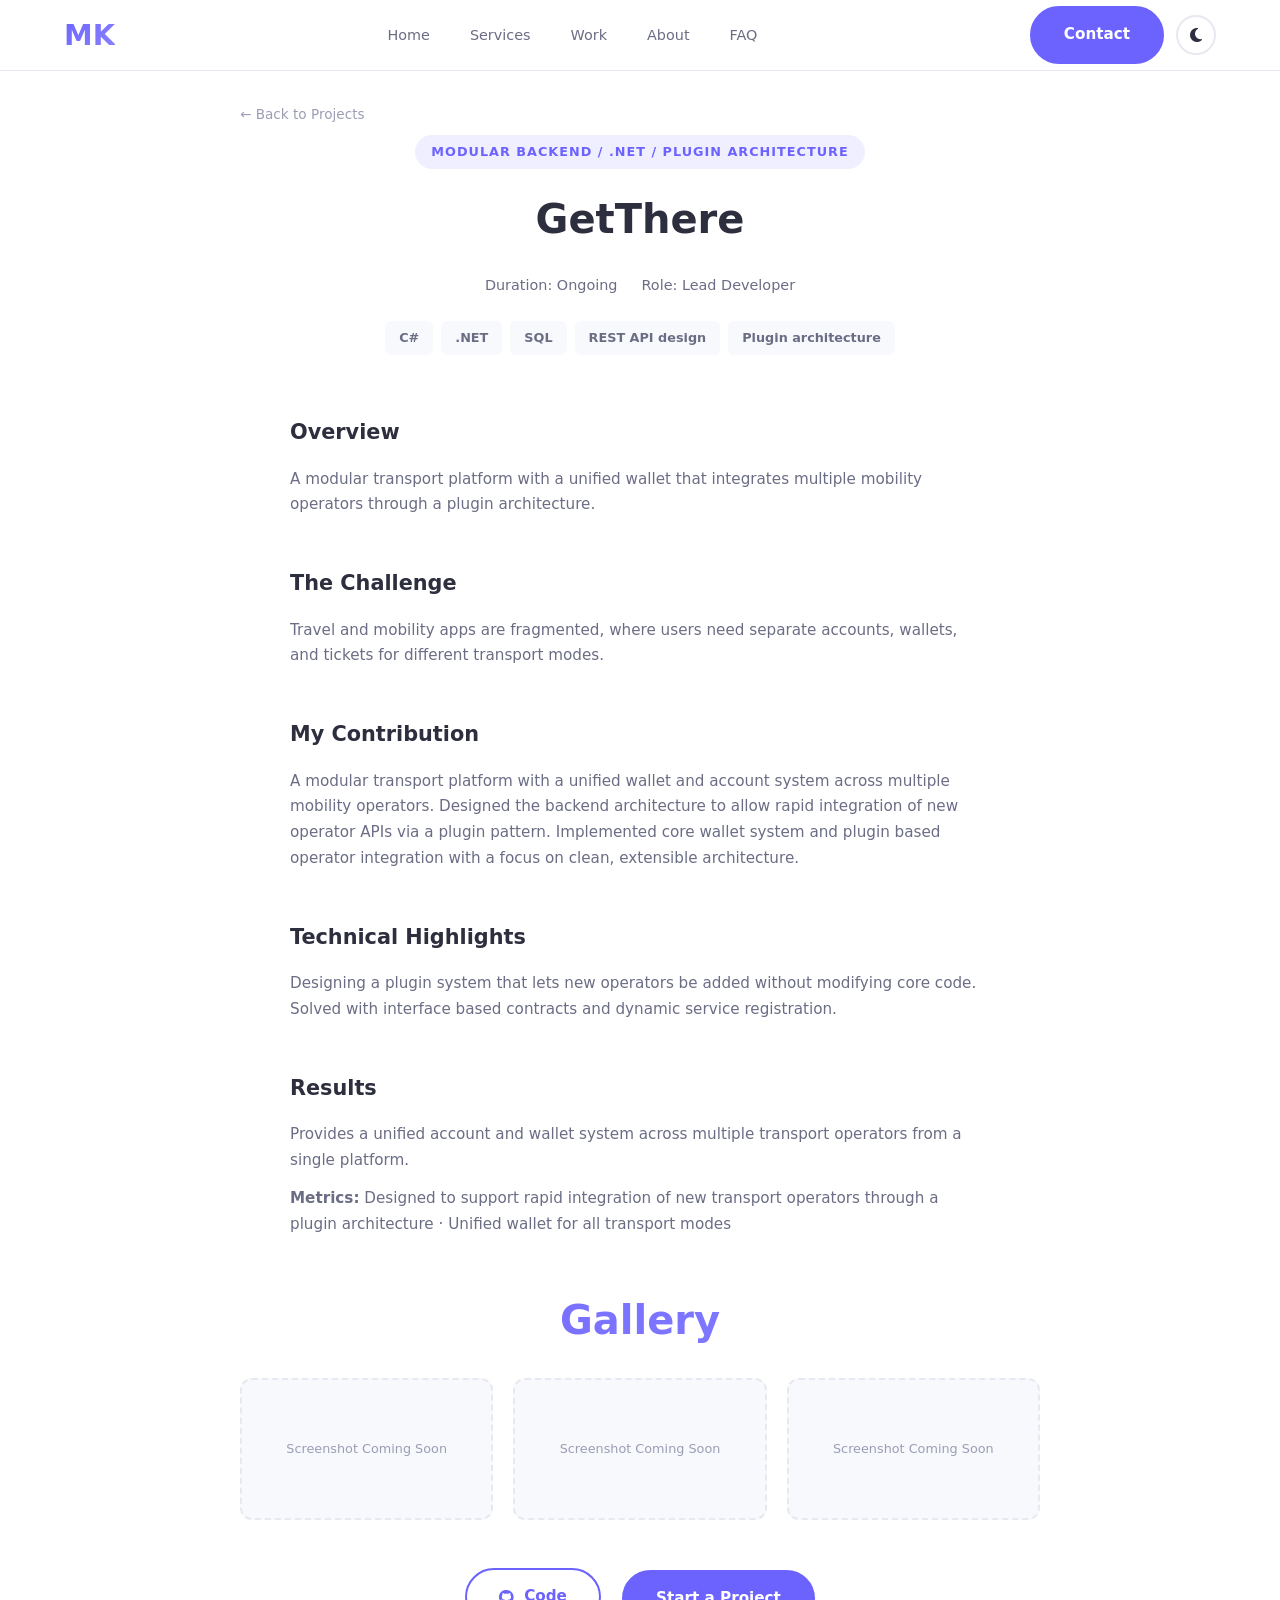
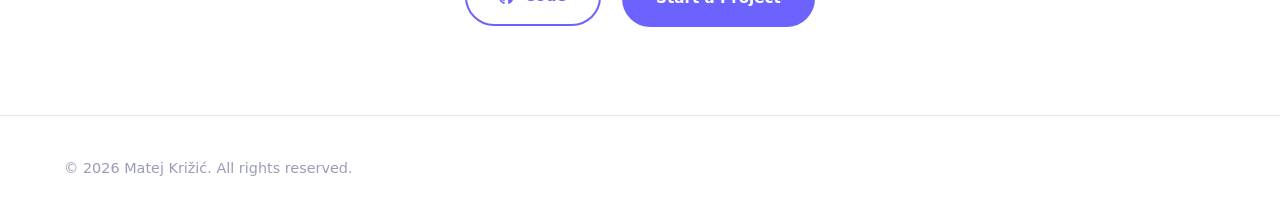
<file: projects/getthere.html>
<!DOCTYPE html>
<html lang="en">
<head>
  <meta charset="UTF-8" />
  <meta name="viewport" content="width=device-width, initial-scale=1.0" />
  <title>GetThere | Matej Križić</title>
  <link rel="stylesheet" href="../styles.css" />
  <link rel="stylesheet" href="https://cdnjs.cloudflare.com/ajax/libs/font-awesome/6.5.0/css/all.min.css" />
</head>
<body>
  <nav class="navbar">
    <div class="nav-container">
      <a href="../index.html" class="nav-logo">MK</a>
      <ul class="nav-menu" id="navMenu">
        <li><a href="../index.html#hero" class="nav-link">Home</a></li>
        <li><a href="../index.html#services" class="nav-link">Services</a></li>
        <li><a href="../index.html#projects" class="nav-link">Work</a></li>
        <li><a href="../index.html#about" class="nav-link">About</a></li>
        <li><a href="../index.html#faq" class="nav-link">FAQ</a></li>
        <li class="nav-cta-mobile"><a href="../index.html#contact" class="btn btn-primary">Contact</a></li>
      </ul>
      <div class="nav-actions">
        <a href="../index.html#contact" class="btn btn-primary nav-cta-desktop">Contact</a>
        <button id="themeToggle" class="theme-toggle" aria-label="Toggle theme">
          <i class="fas fa-moon"></i>
        </button>
        <button class="hamburger" id="hamburger" aria-label="Menu">
          <span></span><span></span><span></span>
        </button>
      </div>
    </div>
  </nav>

  <main>
    <div class="project-breadcrumb">
      <a href="../index.html#projects">&larr; Back to Projects</a>
    </div>

    <section class="project-hero">
      <span class="project-hero-tag">Modular backend / .NET / Plugin architecture</span>
      <h1 class="project-hero-title">GetThere</h1>
      <div class="project-meta">
        <span>Duration: Ongoing</span>
        <span>Role: Lead Developer</span>
      </div>
      <div class="project-tech-list">
        <span>C#</span><span>.NET</span><span>SQL</span><span>REST API design</span><span>Plugin architecture</span>
      </div>
    </section>

    <section class="project-section">
      <h2>Overview</h2>
      <p>A modular transport platform with a unified wallet that integrates multiple mobility operators through a plugin architecture.</p>
    </section>

    <section class="project-section">
      <h2>The Challenge</h2>
      <p>Travel and mobility apps are fragmented, where users need separate accounts, wallets, and tickets for different transport modes.</p>
    </section>

    <section class="project-section">
      <h2>My Contribution</h2>
      <p>A modular transport platform with a unified wallet and account system across multiple mobility operators. Designed the backend architecture to allow rapid integration of new operator APIs via a plugin pattern. Implemented core wallet system and plugin based operator integration with a focus on clean, extensible architecture.</p>
    </section>

    <section class="project-section">
      <h2>Technical Highlights</h2>
      <p>Designing a plugin system that lets new operators be added without modifying core code. Solved with interface based contracts and dynamic service registration.</p>
    </section>

    <section class="project-section">
      <h2>Results</h2>
      <p>Provides a unified account and wallet system across multiple transport operators from a single platform.</p>
      <p style="margin-top:12px;"><strong>Metrics:</strong> Designed to support rapid integration of new transport operators through a plugin architecture &middot; Unified wallet for all transport modes</p>
    </section>

    <section>
      <h2 class="section-title" style="margin-bottom:24px;">Gallery</h2>
      <div class="project-gallery">
        <div class="image-placeholder">Screenshot Coming Soon</div>
        <div class="image-placeholder">Screenshot Coming Soon</div>
        <div class="image-placeholder">Screenshot Coming Soon</div>
      </div>
    </section>

    <div class="project-links-section">
      <a href="https://github.com/Traveler3114/GetThere" target="_blank" class="btn btn-outline"><i class="fab fa-github"></i> Code</a>
      <a href="../index.html#contact" class="btn btn-primary">Start a Project</a>
    </div>
  </main>

  <footer class="footer">
    <div class="container">
      <div class="footer-content">
        <p>&copy; 2026 Matej Križić. All rights reserved.</p>
      </div>
    </div>
  </footer>

  <button id="backToTop" class="back-to-top" aria-label="Back to top">
    <i class="fas fa-arrow-up"></i>
  </button>

  <script src="../data/projects.js"></script>
  <script src="../script.js"></script>
</body>
</html>
</file>
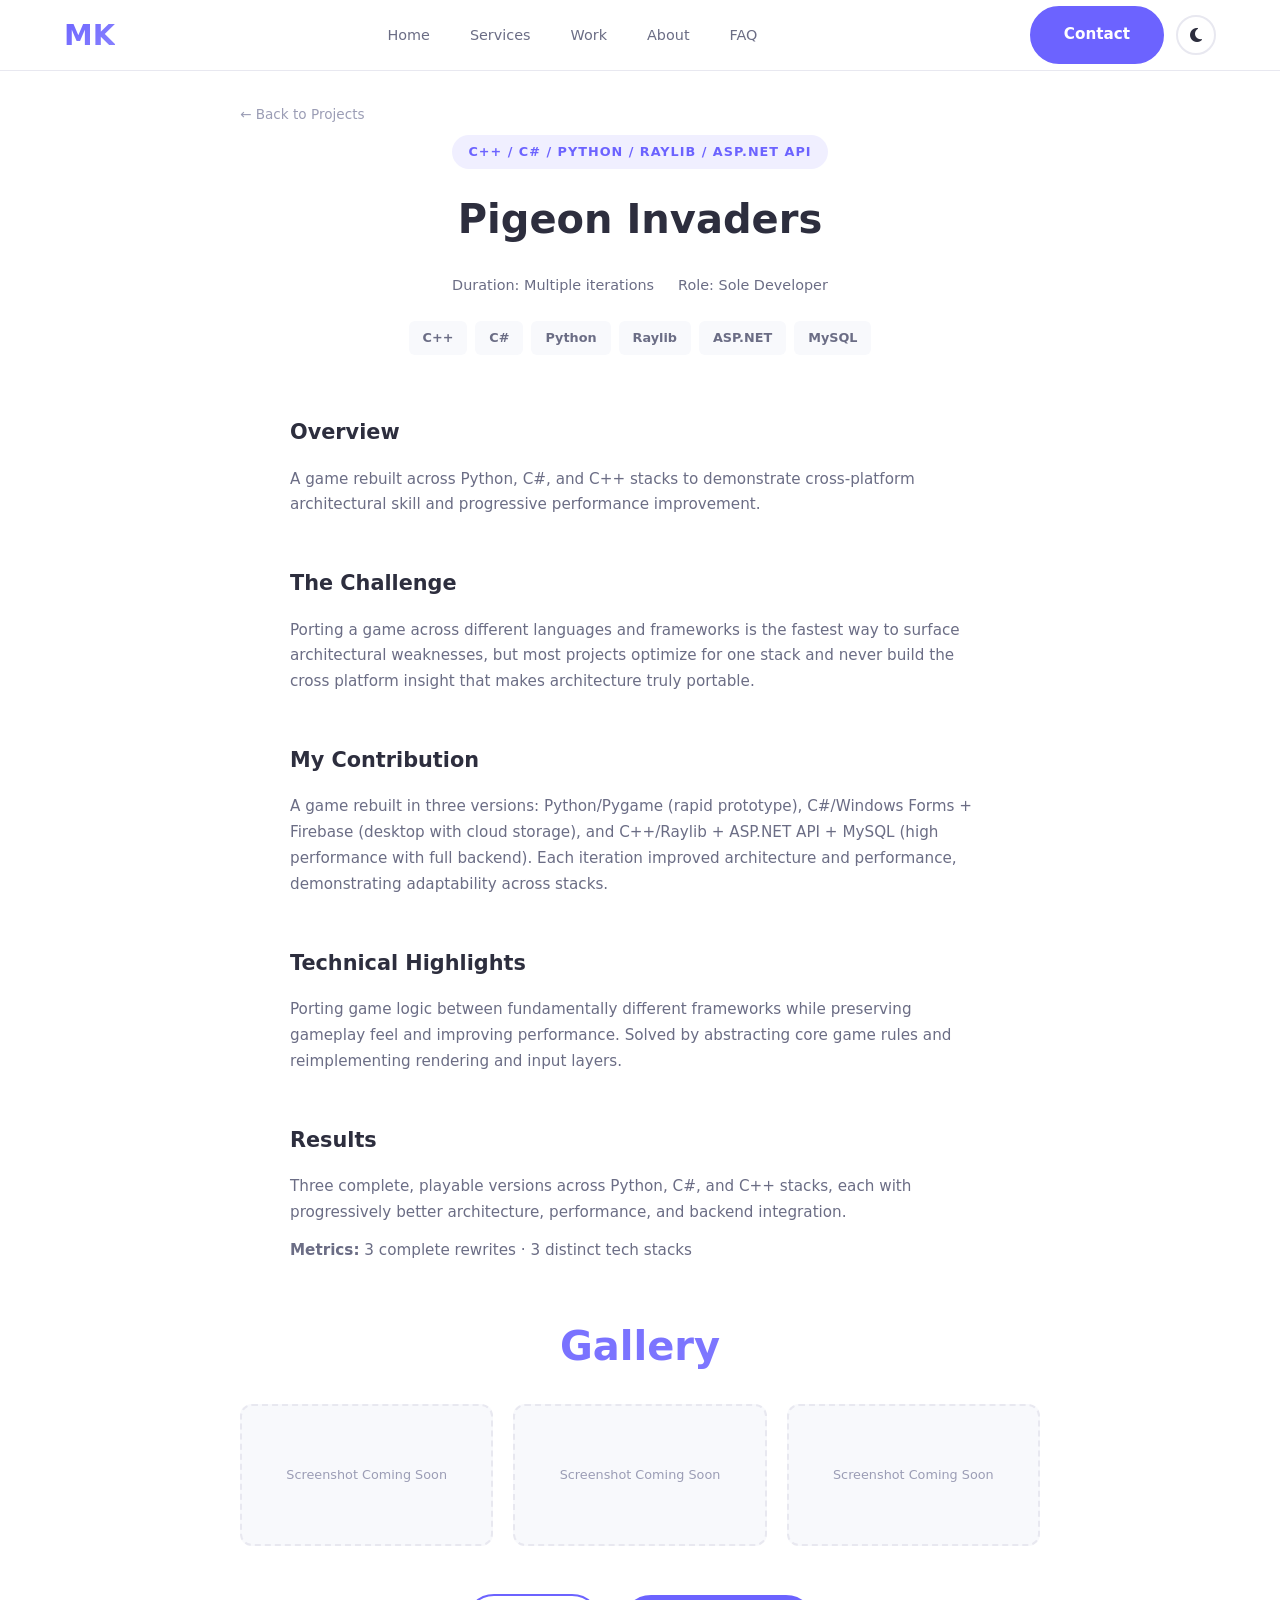
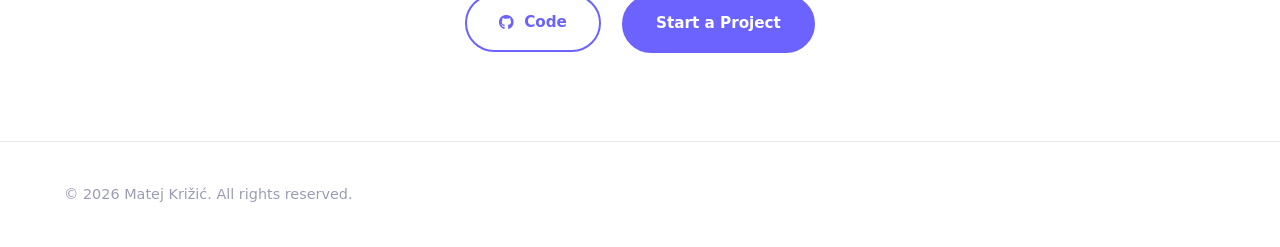
<file: projects/pigeon-invaders.html>
<!DOCTYPE html>
<html lang="en">
<head>
  <meta charset="UTF-8" />
  <meta name="viewport" content="width=device-width, initial-scale=1.0" />
  <title>Pigeon Invaders | Matej Križić</title>
  <link rel="stylesheet" href="../styles.css" />
  <link rel="stylesheet" href="https://cdnjs.cloudflare.com/ajax/libs/font-awesome/6.5.0/css/all.min.css" />
</head>
<body>
  <nav class="navbar">
    <div class="nav-container">
      <a href="../index.html" class="nav-logo">MK</a>
      <ul class="nav-menu" id="navMenu">
        <li><a href="../index.html#hero" class="nav-link">Home</a></li>
        <li><a href="../index.html#services" class="nav-link">Services</a></li>
        <li><a href="../index.html#projects" class="nav-link">Work</a></li>
        <li><a href="../index.html#about" class="nav-link">About</a></li>
        <li><a href="../index.html#faq" class="nav-link">FAQ</a></li>
        <li class="nav-cta-mobile"><a href="../index.html#contact" class="btn btn-primary">Contact</a></li>
      </ul>
      <div class="nav-actions">
        <a href="../index.html#contact" class="btn btn-primary nav-cta-desktop">Contact</a>
        <button id="themeToggle" class="theme-toggle" aria-label="Toggle theme">
          <i class="fas fa-moon"></i>
        </button>
        <button class="hamburger" id="hamburger" aria-label="Menu">
          <span></span><span></span><span></span>
        </button>
      </div>
    </div>
  </nav>

  <main>
    <div class="project-breadcrumb">
      <a href="../index.html#projects">&larr; Back to Projects</a>
    </div>

    <section class="project-hero">
      <span class="project-hero-tag">C++ / C# / Python / Raylib / ASP.NET API</span>
      <h1 class="project-hero-title">Pigeon Invaders</h1>
      <div class="project-meta">
        <span>Duration: Multiple iterations</span>
        <span>Role: Sole Developer</span>
      </div>
      <div class="project-tech-list">
        <span>C++</span><span>C#</span><span>Python</span><span>Raylib</span><span>ASP.NET</span><span>MySQL</span>
      </div>
    </section>

    <section class="project-section">
      <h2>Overview</h2>
      <p>A game rebuilt across Python, C#, and C++ stacks to demonstrate cross-platform architectural skill and progressive performance improvement.</p>
    </section>

    <section class="project-section">
      <h2>The Challenge</h2>
      <p>Porting a game across different languages and frameworks is the fastest way to surface architectural weaknesses, but most projects optimize for one stack and never build the cross platform insight that makes architecture truly portable.</p>
    </section>

    <section class="project-section">
      <h2>My Contribution</h2>
      <p>A game rebuilt in three versions: Python/Pygame (rapid prototype), C#/Windows Forms + Firebase (desktop with cloud storage), and C++/Raylib + ASP.NET API + MySQL (high performance with full backend). Each iteration improved architecture and performance, demonstrating adaptability across stacks.</p>
    </section>

    <section class="project-section">
      <h2>Technical Highlights</h2>
      <p>Porting game logic between fundamentally different frameworks while preserving gameplay feel and improving performance. Solved by abstracting core game rules and reimplementing rendering and input layers.</p>
    </section>

    <section class="project-section">
      <h2>Results</h2>
      <p>Three complete, playable versions across Python, C#, and C++ stacks, each with progressively better architecture, performance, and backend integration.</p>
      <p style="margin-top:12px;"><strong>Metrics:</strong> 3 complete rewrites &middot; 3 distinct tech stacks</p>
    </section>

    <section>
      <h2 class="section-title" style="margin-bottom:24px;">Gallery</h2>
      <div class="project-gallery">
        <div class="image-placeholder">Screenshot Coming Soon</div>
        <div class="image-placeholder">Screenshot Coming Soon</div>
        <div class="image-placeholder">Screenshot Coming Soon</div>
      </div>
    </section>

    <div class="project-links-section">
      <a href="https://github.com/Traveler3114/PigeonInvaders" target="_blank" class="btn btn-outline"><i class="fab fa-github"></i> Code</a>
      <a href="../index.html#contact" class="btn btn-primary">Start a Project</a>
    </div>
  </main>

  <footer class="footer">
    <div class="container">
      <div class="footer-content">
        <p>&copy; 2026 Matej Križić. All rights reserved.</p>
      </div>
    </div>
  </footer>

  <button id="backToTop" class="back-to-top" aria-label="Back to top">
    <i class="fas fa-arrow-up"></i>
  </button>

  <script src="../data/projects.js"></script>
  <script src="../script.js"></script>
</body>
</html>
</file>
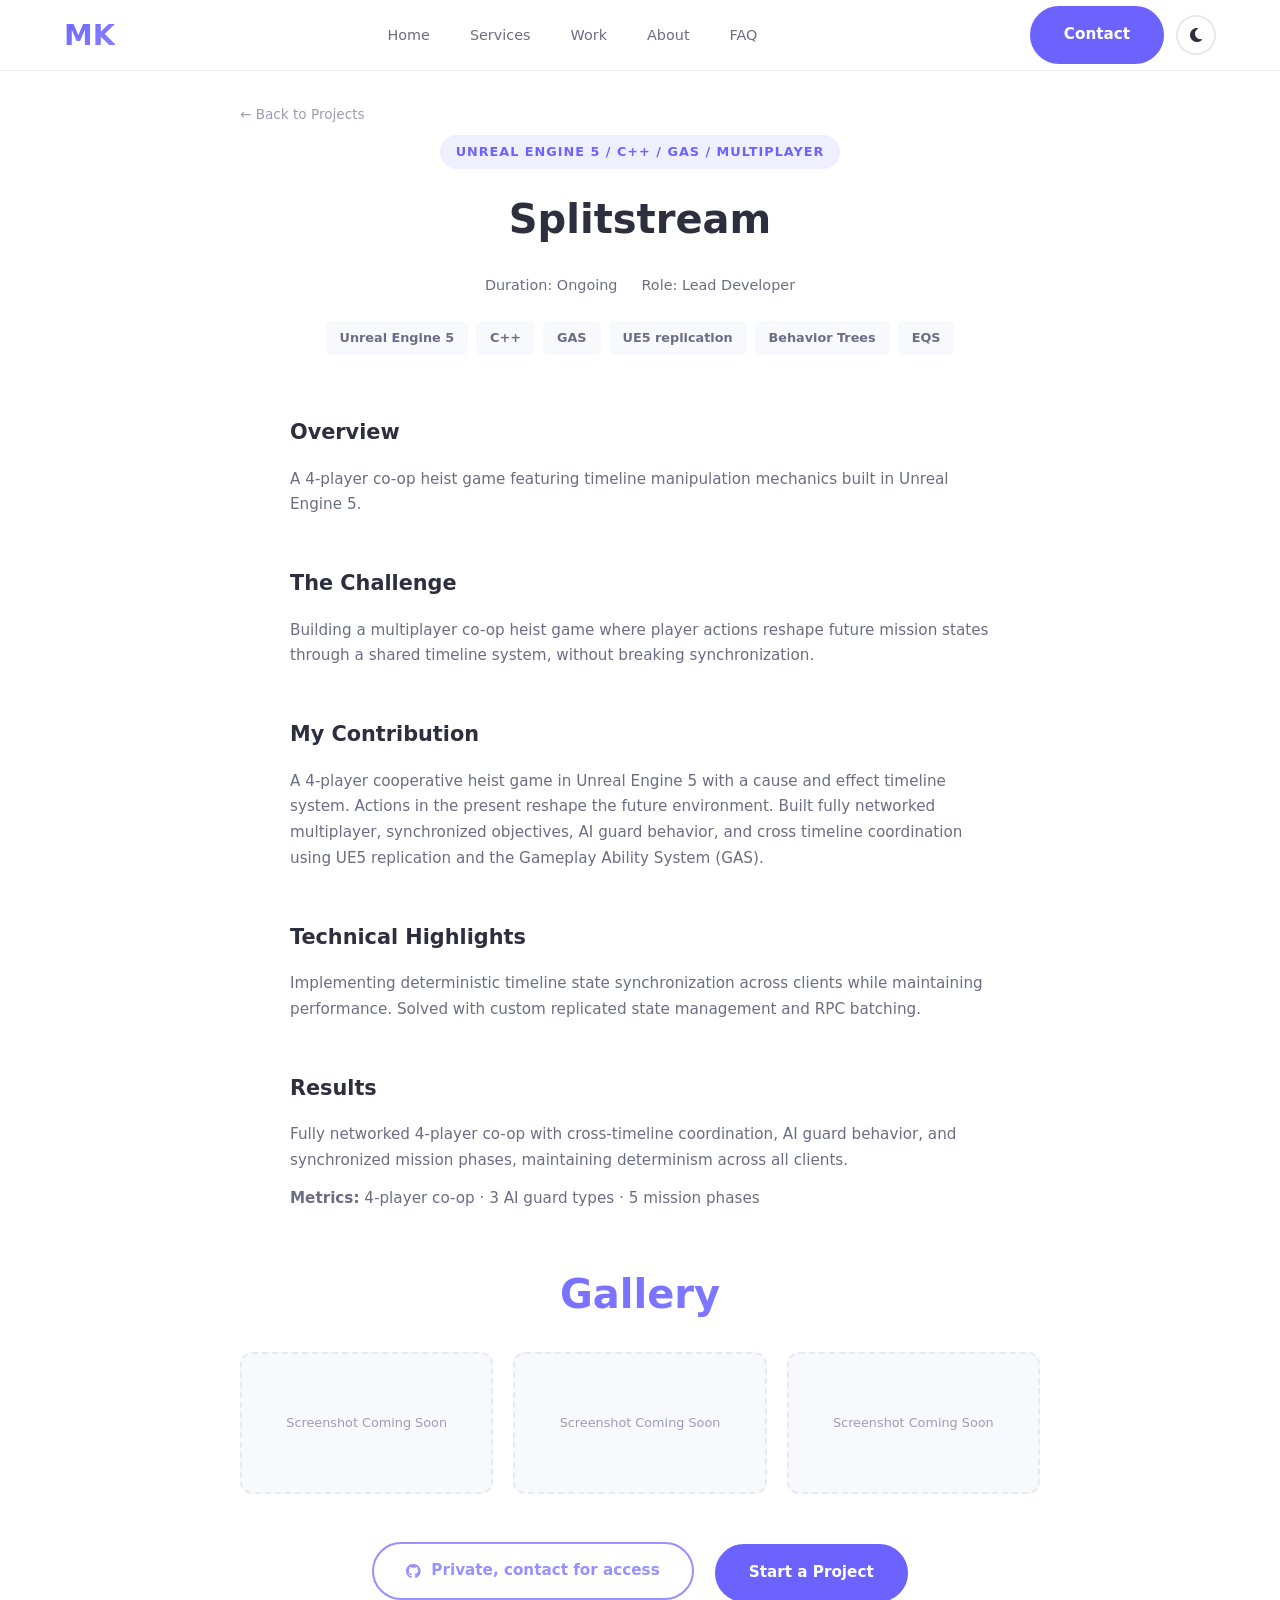
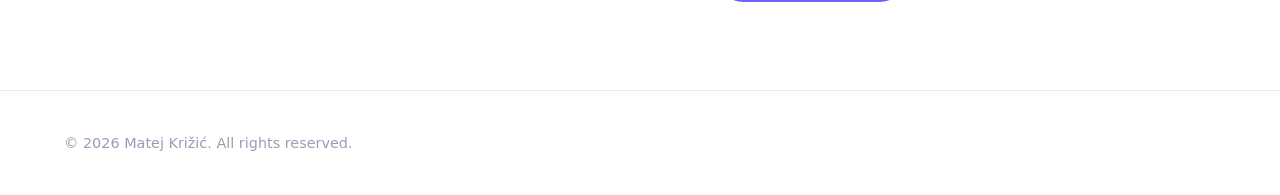
<file: projects/splitstream.html>
<!DOCTYPE html>
<html lang="en">
<head>
  <meta charset="UTF-8" />
  <meta name="viewport" content="width=device-width, initial-scale=1.0" />
  <title>Splitstream | Matej Križić</title>
  <link rel="stylesheet" href="../styles.css" />
  <link rel="stylesheet" href="https://cdnjs.cloudflare.com/ajax/libs/font-awesome/6.5.0/css/all.min.css" />
</head>
<body>
  <nav class="navbar">
    <div class="nav-container">
      <a href="../index.html" class="nav-logo">MK</a>
      <ul class="nav-menu" id="navMenu">
        <li><a href="../index.html#hero" class="nav-link">Home</a></li>
        <li><a href="../index.html#services" class="nav-link">Services</a></li>
        <li><a href="../index.html#projects" class="nav-link">Work</a></li>
        <li><a href="../index.html#about" class="nav-link">About</a></li>
        <li><a href="../index.html#faq" class="nav-link">FAQ</a></li>
        <li class="nav-cta-mobile"><a href="../index.html#contact" class="btn btn-primary">Contact</a></li>
      </ul>
      <div class="nav-actions">
        <a href="../index.html#contact" class="btn btn-primary nav-cta-desktop">Contact</a>
        <button id="themeToggle" class="theme-toggle" aria-label="Toggle theme">
          <i class="fas fa-moon"></i>
        </button>
        <button class="hamburger" id="hamburger" aria-label="Menu">
          <span></span><span></span><span></span>
        </button>
      </div>
    </div>
  </nav>

  <main>
    <div class="project-breadcrumb">
      <a href="../index.html#projects">&larr; Back to Projects</a>
    </div>

    <section class="project-hero">
      <span class="project-hero-tag">Unreal Engine 5 / C++ / GAS / Multiplayer</span>
      <h1 class="project-hero-title">Splitstream</h1>
      <div class="project-meta">
        <span>Duration: Ongoing</span>
        <span>Role: Lead Developer</span>
      </div>
      <div class="project-tech-list">
        <span>Unreal Engine 5</span><span>C++</span><span>GAS</span><span>UE5 replication</span><span>Behavior Trees</span><span>EQS</span>
      </div>
    </section>

    <section class="project-section">
      <h2>Overview</h2>
      <p>A 4-player co-op heist game featuring timeline manipulation mechanics built in Unreal Engine 5.</p>
    </section>

    <section class="project-section">
      <h2>The Challenge</h2>
      <p>Building a multiplayer co-op heist game where player actions reshape future mission states through a shared timeline system, without breaking synchronization.</p>
    </section>

    <section class="project-section">
      <h2>My Contribution</h2>
      <p>A 4-player cooperative heist game in Unreal Engine 5 with a cause and effect timeline system. Actions in the present reshape the future environment. Built fully networked multiplayer, synchronized objectives, AI guard behavior, and cross timeline coordination using UE5 replication and the Gameplay Ability System (GAS).</p>
    </section>

    <section class="project-section">
      <h2>Technical Highlights</h2>
      <p>Implementing deterministic timeline state synchronization across clients while maintaining performance. Solved with custom replicated state management and RPC batching.</p>
    </section>

    <section class="project-section">
      <h2>Results</h2>
      <p>Fully networked 4-player co-op with cross-timeline coordination, AI guard behavior, and synchronized mission phases, maintaining determinism across all clients.</p>
      <p style="margin-top:12px;"><strong>Metrics:</strong> 4-player co-op &middot; 3 AI guard types &middot; 5 mission phases</p>
    </section>

    <section>
      <h2 class="section-title" style="margin-bottom:24px;">Gallery</h2>
      <div class="project-gallery">
        <div class="image-placeholder">Screenshot Coming Soon</div>
        <div class="image-placeholder">Screenshot Coming Soon</div>
        <div class="image-placeholder">Screenshot Coming Soon</div>
      </div>
    </section>

    <div class="project-links-section">
      <a href="#" class="btn btn-outline" style="opacity:0.7;"><i class="fab fa-github"></i> Private, contact for access</a>
      <a href="../index.html#contact" class="btn btn-primary">Start a Project</a>
    </div>
  </main>

  <footer class="footer">
    <div class="container">
      <div class="footer-content">
        <p>&copy; 2026 Matej Križić. All rights reserved.</p>
      </div>
    </div>
  </footer>

  <button id="backToTop" class="back-to-top" aria-label="Back to top">
    <i class="fas fa-arrow-up"></i>
  </button>

  <script src="../data/projects.js"></script>
  <script src="../script.js"></script>
</body>
</html>
</file>
<file: styles.css>
/* ========== CSS Variables ========== */
:root {
  --primary: #6c63ff;
  --primary-dark: #5a52d5;
  --primary-light: #8b85ff;
  --bg: #ffffff;
  --bg-alt: #f8f9fc;
  --text: #2d2e3e;
  --text-light: #6b6d85;
  --text-muted: #9b9db5;
  --border: #e8e8f0;
  --card-bg: #ffffff;
  --nav-bg: rgba(255, 255, 255, 0.9);
  --shadow: 0 4px 20px rgba(0, 0, 0, 0.06);
  --shadow-lg: 0 12px 40px rgba(0, 0, 0, 0.1);
  --radius: 12px;
  --transition: 0.3s cubic-bezier(0.4, 0, 0.2, 1);
  --font: 'Segoe UI', system-ui, -apple-system, sans-serif;
}

[data-theme="dark"] {
  --primary: #8b85ff;
  --primary-dark: #6c63ff;
  --primary-light: #a8a3ff;
  --bg: #0f0f1a;
  --bg-alt: #1a1a2e;
  --text: #e8e8f0;
  --text-light: #a0a0b8;
  --text-muted: #6b6d85;
  --border: #2a2a3e;
  --card-bg: #1a1a2e;
  --nav-bg: rgba(15, 15, 26, 0.9);
  --shadow: 0 4px 20px rgba(0, 0, 0, 0.3);
  --shadow-lg: 0 12px 40px rgba(0, 0, 0, 0.5);
}

/* ========== Reset & Base ========== */
*, *::before, *::after {
  margin: 0;
  padding: 0;
  box-sizing: border-box;
}

html {
  scroll-behavior: smooth;
  font-size: 16px;
}

body {
  font-family: var(--font);
  background: var(--bg);
  color: var(--text);
  line-height: 1.7;
  overflow-x: hidden;
  transition: background var(--transition), color var(--transition);
}

a {
  color: inherit;
  text-decoration: none;
}

ul { list-style: none; }

img { max-width: 100%; display: block; }

.container {
  max-width: 1200px;
  margin: 0 auto;
  padding: 0 24px;
}

.section {
  padding: 100px 0;
  position: relative;
}

.alt-section {
  background: var(--bg-alt);
}

.section-title {
  font-size: 2.5rem;
  font-weight: 800;
  text-align: center;
  margin-bottom: 12px;
  background: linear-gradient(135deg, var(--primary), var(--primary-light));
  -webkit-background-clip: text;
  -webkit-text-fill-color: transparent;
  background-clip: text;
}

.section-subtitle {
  text-align: center;
  color: var(--text-muted);
  margin-bottom: 60px;
  font-size: 1.1rem;
}

/* ========== Reveal Animation ========== */
.reveal {
  opacity: 0;
  transform: translateY(40px);
  transition: opacity 0.7s ease, transform 0.7s ease;
}

.reveal.visible {
  opacity: 1;
  transform: translateY(0);
}

/* ========== Buttons ========== */
.btn {
  display: inline-flex;
  align-items: center;
  gap: 10px;
  padding: 14px 32px;
  border-radius: 50px;
  font-weight: 600;
  font-size: 0.95rem;
  border: 2px solid transparent;
  cursor: pointer;
  transition: all var(--transition);
  font-family: var(--font);
}

.btn-primary {
  background: var(--primary);
  color: #fff;
  border-color: var(--primary);
}

.btn-primary:hover {
  background: var(--primary-dark);
  border-color: var(--primary-dark);
  transform: translateY(-2px);
  box-shadow: 0 8px 24px rgba(108, 99, 255, 0.35);
}

.btn-outline {
  background: transparent;
  color: var(--primary);
  border-color: var(--primary);
}

.btn-outline:hover {
  background: var(--primary);
  color: #fff;
  transform: translateY(-2px);
}

.btn-block {
  width: 100%;
  justify-content: center;
}

/* ========== Navigation ========== */
.navbar {
  position: fixed;
  top: 0;
  left: 0;
  right: 0;
  z-index: 1000;
  background: var(--nav-bg);
  backdrop-filter: blur(20px);
  -webkit-backdrop-filter: blur(20px);
  border-bottom: 1px solid var(--border);
  transition: all var(--transition);
}

.nav-container {
  max-width: 1200px;
  margin: 0 auto;
  padding: 0 24px;
  display: flex;
  align-items: center;
  justify-content: space-between;
  height: 70px;
}

.nav-logo {
  font-size: 1.8rem;
  font-weight: 800;
  background: linear-gradient(135deg, var(--primary), var(--primary-light));
  -webkit-background-clip: text;
  -webkit-text-fill-color: transparent;
  background-clip: text;
}

.nav-menu {
  display: flex;
  gap: 8px;
}

.nav-link {
  padding: 8px 16px;
  border-radius: 8px;
  font-weight: 500;
  color: var(--text-light);
  transition: all var(--transition);
  font-size: 0.9rem;
}

.nav-link:hover,
.nav-link.active {
  color: var(--primary);
  background: rgba(108, 99, 255, 0.08);
}

.nav-actions {
  display: flex;
  align-items: center;
  gap: 12px;
}

.theme-toggle {
  background: none;
  border: 2px solid var(--border);
  border-radius: 50%;
  width: 40px;
  height: 40px;
  display: flex;
  align-items: center;
  justify-content: center;
  cursor: pointer;
  color: var(--text);
  font-size: 1rem;
  transition: all var(--transition);
}

.theme-toggle:hover {
  border-color: var(--primary);
  color: var(--primary);
}

.nav-cta-desktop {
  display: inline-flex;
}

.nav-cta-mobile {
  display: none;
}

.hamburger {
  display: none;
  background: none;
  border: none;
  cursor: pointer;
  flex-direction: column;
  gap: 5px;
  padding: 4px;
}

.hamburger span {
  display: block;
  width: 24px;
  height: 2px;
  background: var(--text);
  border-radius: 2px;
  transition: all var(--transition);
}

.hamburger.active span:nth-child(1) {
  transform: rotate(45deg) translate(5px, 5px);
}

.hamburger.active span:nth-child(2) {
  opacity: 0;
}

.hamburger.active span:nth-child(3) {
  transform: rotate(-45deg) translate(5px, -5px);
}

/* ========== Hero ========== */
.hero {
  min-height: 100vh;
  display: flex;
  align-items: center;
  justify-content: center;
  position: relative;
  padding: 120px 24px 60px;
  overflow: hidden;
}

.hero-bg {
  position: absolute;
  inset: 0;
  background: radial-gradient(ellipse at top left, rgba(108, 99, 255, 0.08), transparent 50%),
              radial-gradient(ellipse at bottom right, rgba(139, 133, 255, 0.06), transparent 50%);
  pointer-events: none;
}

.hero-content {
  text-align: center;
  max-width: 800px;
  position: relative;
  z-index: 1;
}

.hero-greeting {
  font-size: 1.2rem;
  color: var(--primary);
  font-weight: 600;
  margin-bottom: 8px;
  letter-spacing: 2px;
  text-transform: uppercase;
}

.hero-name {
  font-size: 4.5rem;
  font-weight: 900;
  line-height: 1.1;
  margin-bottom: 20px;
  background: linear-gradient(135deg, var(--text), var(--primary));
  -webkit-background-clip: text;
  -webkit-text-fill-color: transparent;
  background-clip: text;
}

.hero-tagline {
  font-size: 1.6rem;
  margin-bottom: 24px;
  color: var(--text-light);
}

.static-text {
  font-weight: 400;
}

.dynamic-text {
  color: var(--primary);
  font-weight: 700;
}

.cursor {
  display: inline-block;
  width: 3px;
  margin-left: 2px;
  animation: blink 0.8s step-end infinite;
  color: var(--primary);
}

@keyframes blink {
  50% { opacity: 0; }
}

.hero-desc {
  font-size: 1.15rem;
  color: var(--text-light);
  max-width: 560px;
  margin: 0 auto 36px;
  line-height: 1.8;
}

.hero-buttons {
  display: flex;
  gap: 16px;
  justify-content: center;
  flex-wrap: wrap;
  margin-bottom: 40px;
}

.hero-socials {
  display: flex;
  gap: 16px;
  justify-content: center;
}

.hero-socials a {
  width: 44px;
  height: 44px;
  display: flex;
  align-items: center;
  justify-content: center;
  border-radius: 50%;
  border: 2px solid var(--border);
  color: var(--text-light);
  font-size: 1.1rem;
  transition: all var(--transition);
}

.hero-socials a:hover {
  border-color: var(--primary);
  color: var(--primary);
  transform: translateY(-3px);
}

.availability-note {
  text-align: center;
  color: var(--text-muted);
  font-size: 0.85rem;
  margin-top: -20px;
  margin-bottom: 36px;
}

.scroll-indicator {
  position: absolute;
  bottom: 40px;
  left: 50%;
  transform: translateX(-50%);
  display: flex;
  flex-direction: column;
  align-items: center;
  gap: 8px;
  color: var(--text-muted);
  font-size: 0.8rem;
  letter-spacing: 2px;
  text-transform: uppercase;
}

.scroll-arrow {
  width: 2px;
  height: 30px;
  background: var(--text-muted);
  position: relative;
  overflow: hidden;
}

.scroll-arrow::after {
  content: '';
  position: absolute;
  top: -100%;
  left: 0;
  right: 0;
  height: 100%;
  background: var(--primary);
  animation: scrollDown 2s ease-in-out infinite;
}

@keyframes scrollDown {
  0% { top: -100%; }
  50% { top: 100%; }
  100% { top: 100%; }
}

/* ========== About ========== */
.about-grid {
  display: grid;
  grid-template-columns: 1fr 1.5fr;
  gap: 60px;
  align-items: center;
}

.about-image {
  display: flex;
  justify-content: center;
}

.about-img-placeholder {
  width: 320px;
  height: 380px;
  border-radius: var(--radius);
  background: linear-gradient(135deg, var(--primary), var(--primary-light));
  display: flex;
  flex-direction: column;
  align-items: center;
  justify-content: center;
  gap: 12px;
  color: #fff;
  font-size: 3rem;
  opacity: 0.85;
}

.about-img-placeholder span {
  font-size: 1rem;
  font-weight: 500;
  opacity: 0.8;
}

.about-text h3 {
  font-size: 1.6rem;
  margin-bottom: 16px;
}

.about-text {
  max-width: 65ch;
}

.about-text p {
  color: var(--text-light);
  margin-bottom: 16px;
  line-height: 1.8;
}

.about-stats {
  display: grid;
  grid-template-columns: repeat(4, 1fr);
  gap: 16px;
  margin-top: 32px;
}

.stat {
  text-align: center;
  padding: 20px 12px;
  background: var(--card-bg);
  border-radius: var(--radius);
  border: 1px solid var(--border);
  transition: all var(--transition);
}

.stat:hover {
  transform: translateY(-4px);
  box-shadow: var(--shadow);
}

.stat-number {
  font-size: 2rem;
  font-weight: 800;
  color: var(--primary);
  display: block;
}

.stat-label {
  font-size: 0.85rem;
  color: var(--text-muted);
  font-weight: 500;
}

/* ========== Who I Work Best With ========== */
.workwith-list {
  max-width: 500px;
  margin: 0 auto;
  display: flex;
  flex-direction: column;
  gap: 16px;
}

.workwith-item {
  display: flex;
  align-items: center;
  gap: 12px;
  font-size: 1.05rem;
  font-weight: 500;
  color: var(--text);
}

.workwith-item i {
  color: var(--primary);
  font-size: 1.1rem;
}

.workwith-footer {
  max-width: 550px;
  margin: 32px auto 0;
  text-align: center;
  color: var(--text-light);
  font-size: 0.95rem;
  line-height: 1.6;
}

/* ========== Why Work With Me ========== */
.why-grid {
  display: grid;
  grid-template-columns: repeat(2, 1fr);
  gap: 24px;
}

.why-card {
  background: var(--card-bg);
  border: 1px solid var(--border);
  border-radius: var(--radius);
  padding: 32px;
  text-align: center;
  transition: all var(--transition);
}

.why-card:hover {
  transform: translateY(-6px);
  box-shadow: 0 20px 50px rgba(108, 99, 255, 0.08);
  border-color: rgba(108, 99, 255, 0.15);
}

.why-card i {
  font-size: 2.2rem;
  color: var(--primary);
  margin-bottom: 16px;
}

.why-card h3 {
  font-size: 1.15rem;
  margin-bottom: 12px;
}

.why-card p {
  color: var(--text-light);
  font-size: 0.9rem;
  line-height: 1.6;
}

@media (max-width: 768px) {
  .why-grid {
    grid-template-columns: 1fr;
  }
}

/* ========== My Approach ========== */
.approach-card {
  max-width: 700px;
  margin: 0 auto;
  padding: 40px;
  background: var(--card-bg);
  border: 1px solid var(--border);
  border-radius: var(--radius);
}

.approach-card p {
  color: var(--text-light);
  font-size: 1rem;
  line-height: 1.7;
  margin-bottom: 16px;
}

.approach-card p:last-child {
  margin-bottom: 0;
}

/* ========== Skills ========== */
.skills-grid {
  display: grid;
  grid-template-columns: repeat(3, 1fr);
  gap: 30px;
}

.skill-category {
  background: var(--card-bg);
  border: 1px solid var(--border);
  border-radius: var(--radius);
  padding: 32px;
  transition: all var(--transition);
}

.skill-category:hover {
  box-shadow: var(--shadow-lg);
  transform: translateY(-4px);
}

.skill-category h3 {
  font-size: 1.2rem;
  margin-bottom: 24px;
  display: flex;
  align-items: center;
  gap: 10px;
  color: var(--primary);
}

.skill-tags {
  display: flex;
  flex-wrap: wrap;
  gap: 10px;
}

.skill-tag {
  padding: 8px 18px;
  background: rgba(108, 99, 255, 0.08);
  color: var(--text);
  border: 1px solid var(--border);
  border-radius: 50px;
  font-size: 0.85rem;
  font-weight: 600;
  transition: all var(--transition);
}

.skill-tag:hover {
  background: var(--primary);
  color: #fff;
  border-color: var(--primary);
  transform: translateY(-2px);
}

/* ========== Services ========== */
  .service-grid {
  display: grid;
  grid-template-columns: repeat(2, 1fr);
  gap: 30px;
  margin-bottom: 40px;
}

.service-card {
  background: var(--card-bg);
  border: 1px solid var(--border);
  border-radius: var(--radius);
  padding: 32px;
  text-align: center;
  transition: all var(--transition);
}

.service-card:hover {
  transform: translateY(-5px);
  box-shadow: var(--shadow-lg);
}

.service-card i {
  font-size: 2.5rem;
  color: var(--primary);
  margin-bottom: 16px;
}

.service-card h3 {
  font-size: 1.2rem;
  margin-bottom: 12px;
}

.service-card p {
  color: var(--text-light);
  font-size: 0.9rem;
  line-height: 1.6;
}

.pricing-note {
  background: rgba(108, 99, 255, 0.05);
  border-left: 4px solid var(--primary);
  border-radius: var(--radius);
  padding: 24px;
  display: flex;
  align-items: center;
  gap: 16px;
  flex-wrap: wrap;
}

.pricing-note i {
  font-size: 1.8rem;
  color: var(--primary);
}

.pricing-note p {
  flex: 1;
  color: var(--text-light);
  margin: 0;
}

.pricing-note a {
  color: var(--primary);
  font-weight: 600;
}

.engagements {
  margin-top: 40px;
  text-align: center;
}

.engagements h3 {
  font-size: 1.1rem;
  margin-bottom: 16px;
  color: var(--text);
}

.engagement-tags {
  display: flex;
  flex-wrap: wrap;
  gap: 10px;
  justify-content: center;
}

.engagement-tag {
  padding: 8px 20px;
  background: var(--card-bg);
  border: 1px solid var(--border);
  border-radius: 50px;
  font-size: 0.85rem;
  font-weight: 600;
  color: var(--text-light);
}

@media (max-width: 768px) {
.service-grid {
    grid-template-columns: 1fr;
  }
}

/* ========== Quality Guarantee ========== */
.guarantee-card {
  max-width: 700px;
  margin: 0 auto;
  text-align: center;
  padding: 48px 40px;
  background: var(--card-bg);
  border: 1px solid var(--border);
  border-radius: var(--radius);
  transition: all var(--transition);
}

.guarantee-card:hover {
  border-color: rgba(108, 99, 255, 0.12);
}

.guarantee-card i {
  font-size: 2.5rem;
  color: var(--primary);
  margin-bottom: 20px;
}

.guarantee-card p {
  font-size: 1.1rem;
  line-height: 1.7;
  color: var(--text-light);
  max-width: 550px;
  margin: 0 auto;
}

/* ========== Process Steps ========== */
.process-steps {
  display: grid;
  grid-template-columns: repeat(4, 1fr);
  gap: 24px;
}

.process-step {
  text-align: center;
  padding: 32px 20px;
  background: var(--card-bg);
  border: 1px solid var(--border);
  border-radius: var(--radius);
  transition: all var(--transition);
}

.process-step:hover {
  transform: translateY(-4px);
  box-shadow: 0 12px 40px rgba(108, 99, 255, 0.06);
  border-color: rgba(108, 99, 255, 0.12);
}

.process-number {
  width: 48px;
  height: 48px;
  margin: 0 auto 16px;
  display: flex;
  align-items: center;
  justify-content: center;
  border-radius: 50%;
  background: linear-gradient(135deg, var(--primary), var(--primary-light));
  color: #fff;
  font-size: 1.2rem;
  font-weight: 800;
}

.process-step h3 {
  font-size: 1.1rem;
  margin-bottom: 8px;
}

.process-step p {
  color: var(--text-light);
  font-size: 0.9rem;
  line-height: 1.5;
}

@media (max-width: 768px) {
  .process-steps {
    grid-template-columns: repeat(2, 1fr);
  }
}

@media (max-width: 480px) {
  .process-steps {
    grid-template-columns: 1fr;
  }
}

/* ========== FAQ ========== */
.faq-list {
  max-width: 700px;
  margin: 0 auto;
  display: flex;
  flex-direction: column;
  gap: 16px;
}

.faq-item {
  background: var(--card-bg);
  border: 1px solid var(--border);
  border-radius: var(--radius);
  padding: 24px;
  transition: all var(--transition);
}

.faq-item:hover {
  border-color: rgba(108, 99, 255, 0.12);
}

.faq-item h3 {
  font-size: 1rem;
  margin-bottom: 6px;
  color: var(--text);
}

.faq-item p {
  color: var(--text-light);
  font-size: 0.9rem;
  margin: 0;
}

/* ========== Projects ========== */
.projects-grid {
  display: grid;
  grid-template-columns: repeat(3, 1fr);
  gap: 30px;
}

.project-card {
  background: var(--card-bg);
  border: 1px solid var(--border);
  border-radius: var(--radius);
  overflow: hidden;
  transition: all var(--transition);
}

.project-card:hover {
  transform: translateY(-6px);
  box-shadow: var(--shadow-lg);
}

.project-card.hidden {
  display: none;
}

.project-img {
  height: 200px;
  display: flex;
  align-items: center;
  justify-content: center;
  font-size: 3rem;
  color: rgba(255, 255, 255, 0.7);
}

.project-info {
  padding: 24px;
}

.project-tag {
  display: inline-block;
  padding: 4px 12px;
  background: rgba(108, 99, 255, 0.1);
  color: var(--primary);
  border-radius: 50px;
  font-size: 0.75rem;
  font-weight: 700;
  text-transform: uppercase;
  letter-spacing: 1px;
  margin-bottom: 12px;
}

.project-info h3 {
  font-size: 1.2rem;
  margin-bottom: 8px;
  display: flex;
  align-items: center;
  gap: 10px;
  flex-wrap: wrap;
}

.project-status {
  font-size: 0.65rem;
  font-weight: 700;
  text-transform: uppercase;
  letter-spacing: 1px;
  padding: 3px 10px;
  border-radius: 50px;
  background: rgba(255, 193, 7, 0.15);
  color: #f59e0b;
  border: 1px solid rgba(255, 193, 7, 0.3);
}

.project-type {
  font-size: 0.65rem;
  font-weight: 700;
  text-transform: uppercase;
  letter-spacing: 1px;
  padding: 3px 10px;
  border-radius: 50px;
  background: rgba(108, 99, 255, 0.1);
  color: var(--primary);
  border: 1px solid rgba(108, 99, 255, 0.2);
}

.project-info p {
  color: var(--text-light);
  font-size: 0.9rem;
  margin-bottom: 16px;
  line-height: 1.6;
}

.project-summary {
  font-size: 0.95rem;
  line-height: 1.7;
}

.project-tech {
  display: flex;
  flex-wrap: wrap;
  gap: 8px;
  margin-bottom: 16px;
}

.project-tech span {
  padding: 4px 12px;
  background: var(--bg-alt);
  border-radius: 6px;
  font-size: 0.75rem;
  font-weight: 600;
  color: var(--text-light);
  overflow-wrap: break-word;
}

.project-links {
  display: flex;
  gap: 16px;
  align-items: center;
}

.project-case-study {
  font-size: 0.85rem;
}

.project-role,
.project-duration {
  font-size: 0.85rem;
  color: var(--text-muted);
  margin-bottom: 4px;
  font-weight: 500;
}

.project-role strong,
.project-duration strong {
  color: var(--text-light);
}

.project-metrics {
  margin: 12px 0;
  font-size: 0.8rem;
  color: var(--text-muted);
  border-top: 1px solid var(--border);
  padding-top: 10px;
}

.availability-content {
  max-width: 800px;
  margin: 0 auto;
  text-align: center;
  padding: 20px;
  background: var(--card-bg);
  border-radius: var(--radius);
  border: 1px solid var(--border);
}

.availability-content p {
  margin-bottom: 12px;
  line-height: 1.6;
}

.availability-content strong {
  color: var(--primary);
}

.availability-list {
  list-style: none;
  padding: 0;
  margin: 16px 0;
  display: flex;
  flex-direction: column;
  gap: 8px;
  align-items: center;
}

.availability-list li {
  color: var(--text-light);
  font-size: 0.95rem;
}

.availability-list li::before {
  content: '•';
  color: var(--primary);
  font-weight: 700;
  margin-right: 8px;
}

.project-link {
  font-size: 0.85rem;
  font-weight: 600;
  color: var(--primary);
  display: flex;
  align-items: center;
  gap: 6px;
  transition: all var(--transition);
}

.project-link:hover {
  color: var(--primary-dark);
  gap: 10px;
}

/* ========== Experience / Timeline ========== */
.timeline {
  position: relative;
  max-width: 800px;
  margin: 0 auto;
  padding-left: 40px;
}

.timeline::before {
  content: '';
  position: absolute;
  left: 15px;
  top: 0;
  bottom: 0;
  width: 2px;
  background: var(--border);
}

.timeline-item {
  position: relative;
  padding-bottom: 40px;
}

.timeline-item:last-child {
  padding-bottom: 0;
}

.timeline-dot {
  position: absolute;
  left: -32px;
  top: 6px;
  width: 14px;
  height: 14px;
  border-radius: 50%;
  background: var(--primary);
  border: 3px solid var(--bg);
  box-shadow: 0 0 0 2px var(--primary);
  z-index: 1;
}

.timeline-content {
  background: var(--card-bg);
  border: 1px solid var(--border);
  border-radius: var(--radius);
  padding: 24px;
  transition: all var(--transition);
}

.timeline-content:hover {
  box-shadow: var(--shadow);
}

.timeline-year {
  display: inline-block;
  padding: 4px 12px;
  background: rgba(108, 99, 255, 0.1);
  color: var(--primary);
  border-radius: 50px;
  font-size: 0.8rem;
  font-weight: 700;
  margin-bottom: 8px;
}

.timeline-content h3 {
  font-size: 1.2rem;
  margin-bottom: 4px;
}

.timeline-company {
  display: block;
  color: var(--text-muted);
  font-size: 0.9rem;
  margin-bottom: 12px;
  font-weight: 500;
}

.timeline-content p {
  color: var(--text-light);
  font-size: 0.9rem;
  line-height: 1.7;
}

/* ========== Contact ========== */
#contact {
  padding: 100px 0 180px;
  min-height: 85vh;
}

.contact-grid {
  display: grid;
  grid-template-columns: 1fr 1.2fr;
  gap: 60px;
  align-items: start;
}

.contact-info h3 {
  font-size: 1.6rem;
  margin-bottom: 12px;
}

.contact-info > p {
  color: var(--text-light);
  margin-bottom: 32px;
}

.response-time {
  font-size: 0.85rem;
  color: var(--text-muted);
  margin-bottom: 24px;
  display: flex;
  align-items: center;
  gap: 6px;
}

.response-time::before {
  content: '';
  width: 8px;
  height: 8px;
  border-radius: 50%;
  background: #22c55e;
  display: inline-block;
  flex-shrink: 0;
}

.contact-detail {
  display: flex;
  gap: 16px;
  margin-bottom: 20px;
  align-items: flex-start;
}

.contact-detail i {
  width: 44px;
  height: 44px;
  min-width: 44px;
  display: flex;
  align-items: center;
  justify-content: center;
  border-radius: 50%;
  background: rgba(108, 99, 255, 0.1);
  color: var(--primary);
  font-size: 1.1rem;
}

.contact-detail div span {
  display: block;
  font-size: 0.8rem;
  color: var(--text-muted);
  font-weight: 500;
}

.contact-detail a {
  font-weight: 600;
  transition: color var(--transition);
}

.contact-detail a:hover {
  color: var(--primary);
}

.contact-socials {
  display: flex;
  gap: 12px;
  margin-top: 32px;
}

.contact-socials a {
  width: 44px;
  height: 44px;
  display: flex;
  align-items: center;
  justify-content: center;
  border-radius: 50%;
  border: 2px solid var(--border);
  color: var(--text-light);
  transition: all var(--transition);
}

.contact-socials a:hover {
  border-color: var(--primary);
  color: var(--primary);
  transform: translateY(-3px);
}

.contact-form {
  display: flex;
  flex-direction: column;
  gap: 16px;
}

.form-group input,
.form-group textarea {
  width: 100%;
  padding: 16px 20px;
  border: 2px solid var(--border);
  border-radius: var(--radius);
  background: var(--card-bg);
  color: var(--text);
  font-family: var(--font);
  font-size: 0.95rem;
  transition: all var(--transition);
  outline: none;
}

.form-group input:focus,
.form-group textarea:focus {
  border-color: var(--primary);
  box-shadow: 0 0 0 4px rgba(108, 99, 255, 0.1);
}

.form-group input::placeholder,
.form-group textarea::placeholder {
  color: var(--text-muted);
}

.form-group textarea {
  resize: vertical;
  min-height: 120px;
}

/* ========== Footer ========== */
.footer {
  padding: 40px 0;
  border-top: 1px solid var(--border);
}

.footer-content {
  display: flex;
  justify-content: space-between;
  align-items: center;
  gap: 16px;
  flex-wrap: wrap;
}

.footer-content p {
  color: var(--text-muted);
  font-size: 0.9rem;
}

.footer-links {
  display: flex;
  gap: 24px;
}

.footer-links a {
  color: var(--text-muted);
  font-size: 0.9rem;
  transition: color var(--transition);
}

.footer-links a:hover {
  color: var(--primary);
}

/* ========== Back to Top ========== */
.back-to-top {
  position: fixed;
  bottom: 30px;
  right: 30px;
  width: 48px;
  height: 48px;
  border-radius: 50%;
  background: var(--primary);
  color: #fff;
  border: none;
  font-size: 1.2rem;
  cursor: pointer;
  display: flex;
  align-items: center;
  justify-content: center;
  opacity: 0;
  visibility: hidden;
  transform: translateY(20px);
  transition: all var(--transition);
  box-shadow: 0 4px 16px rgba(108, 99, 255, 0.35);
  z-index: 999;
}

.back-to-top.visible {
  opacity: 1;
  visibility: visible;
  transform: translateY(0);
}

.back-to-top:hover {
  background: var(--primary-dark);
  transform: translateY(-3px);
  box-shadow: 0 8px 24px rgba(108, 99, 255, 0.4);
}

/* ========== Responsive ========== */
@media (max-width: 992px) {
  .about-grid {
    grid-template-columns: 1fr;
    gap: 40px;
  }

  .skills-grid {
    grid-template-columns: repeat(2, 1fr);
  }

  .projects-grid {
    grid-template-columns: repeat(2, 1fr);
  }

  .contact-grid {
    grid-template-columns: 1fr;
    gap: 40px;
  }

  .about-stats {
    grid-template-columns: repeat(2, 1fr);
  }
}

/* ========== Project Detail Pages ========== */
.project-breadcrumb {
  max-width: 800px;
  margin: 0 auto 8px;
  padding-top: 100px;
}

.project-breadcrumb a {
  color: var(--text-muted);
  font-size: 0.85rem;
  font-weight: 500;
  transition: color var(--transition);
}

.project-breadcrumb a:hover {
  color: var(--primary);
}

.project-hero {
  max-width: 800px;
  margin: 0 auto 60px;
  text-align: center;
}

.project-hero-tag {
  display: inline-block;
  padding: 6px 16px;
  background: rgba(108, 99, 255, 0.1);
  color: var(--primary);
  border-radius: 50px;
  font-size: 0.8rem;
  font-weight: 700;
  text-transform: uppercase;
  letter-spacing: 1px;
  margin-bottom: 16px;
}

.project-hero-title {
  font-size: 2.5rem;
  margin-bottom: 20px;
}

.project-meta {
  display: flex;
  justify-content: center;
  gap: 24px;
  flex-wrap: wrap;
  margin-bottom: 24px;
  font-size: 0.9rem;
  color: var(--text-light);
}

.project-meta span {
  font-weight: 500;
}

.project-tech-list {
  display: flex;
  flex-wrap: wrap;
  gap: 8px;
  justify-content: center;
}

.project-tech-list span {
  padding: 6px 14px;
  background: var(--bg-alt);
  border-radius: 6px;
  font-size: 0.8rem;
  font-weight: 600;
  color: var(--text-light);
}

.project-section {
  max-width: 700px;
  margin: 0 auto 48px;
}

.project-section h2 {
  font-size: 1.3rem;
  margin-bottom: 16px;
}

.project-section p,
.project-section ul {
  color: var(--text-light);
  font-size: 0.95rem;
  line-height: 1.7;
}

.project-section ul {
  padding-left: 20px;
}

.project-section ul li {
  margin-bottom: 8px;
}

.project-gallery {
  display: grid;
  grid-template-columns: repeat(3, 1fr);
  gap: 20px;
  max-width: 800px;
  margin: 0 auto 48px;
}

.image-placeholder {
  aspect-ratio: 16 / 9;
  border: 2px dashed var(--border);
  border-radius: var(--radius);
  display: flex;
  align-items: center;
  justify-content: center;
  color: var(--text-muted);
  font-size: 0.8rem;
  font-weight: 500;
  transition: all var(--transition);
  background: var(--bg-alt);
}

.image-placeholder:hover {
  border-color: var(--primary);
  color: var(--primary);
}

.project-links-section {
  max-width: 800px;
  margin: 0 auto 80px;
  text-align: center;
}

.project-links-section .btn {
  margin: 0 8px 8px;
}

@media (max-width: 768px) {
  .project-hero-title {
    font-size: 1.8rem;
  }

  .project-gallery {
    grid-template-columns: 1fr;
  }

  .project-meta {
    flex-direction: column;
    gap: 8px;
    align-items: center;
  }

  .section {
    padding: 70px 0;
  }

  .section-title {
    font-size: 2rem;
  }

  .hero-name {
    font-size: 3rem;
  }

  .hero-tagline {
    font-size: 1.2rem;
  }

  .nav-menu {
    position: fixed;
    top: 70px;
    left: 0;
    right: 0;
    background: var(--nav-bg);
    backdrop-filter: blur(20px);
    -webkit-backdrop-filter: blur(20px);
    border-bottom: 1px solid var(--border);
    padding: 20px 24px;
    flex-direction: column;
    gap: 4px;
    transform: translateY(-110%);
    opacity: 0;
    transition: all var(--transition);
  }

  .nav-menu.active {
    transform: translateY(0);
    opacity: 1;
  }

  .nav-link {
    padding: 12px 16px;
    font-size: 1rem;
  }

  .nav-cta-desktop {
    display: none;
  }

  .nav-cta-mobile {
    display: block;
    margin-top: 8px;
    list-style: none;
  }

  .nav-cta-mobile .btn {
    width: 100%;
    text-align: center;
  }

  .hamburger {
    display: flex;
  }

  .skills-grid {
    grid-template-columns: 1fr;
  }

  .projects-grid {
    grid-template-columns: 1fr;
  }

  .about-stats {
    grid-template-columns: repeat(2, 1fr);
  }

  .scroll-indicator {
    display: none;
  }

  .footer-content {
    flex-direction: column;
    text-align: center;
  }
}

@media (max-width: 480px) {
  .hero-name {
    font-size: 2.2rem;
  }

  .hero-buttons {
    flex-direction: column;
    align-items: center;
  }

  .about-stats {
    grid-template-columns: repeat(2, 1fr);
  }

  .stat-number {
    font-size: 1.6rem;
  }
}
</file>
